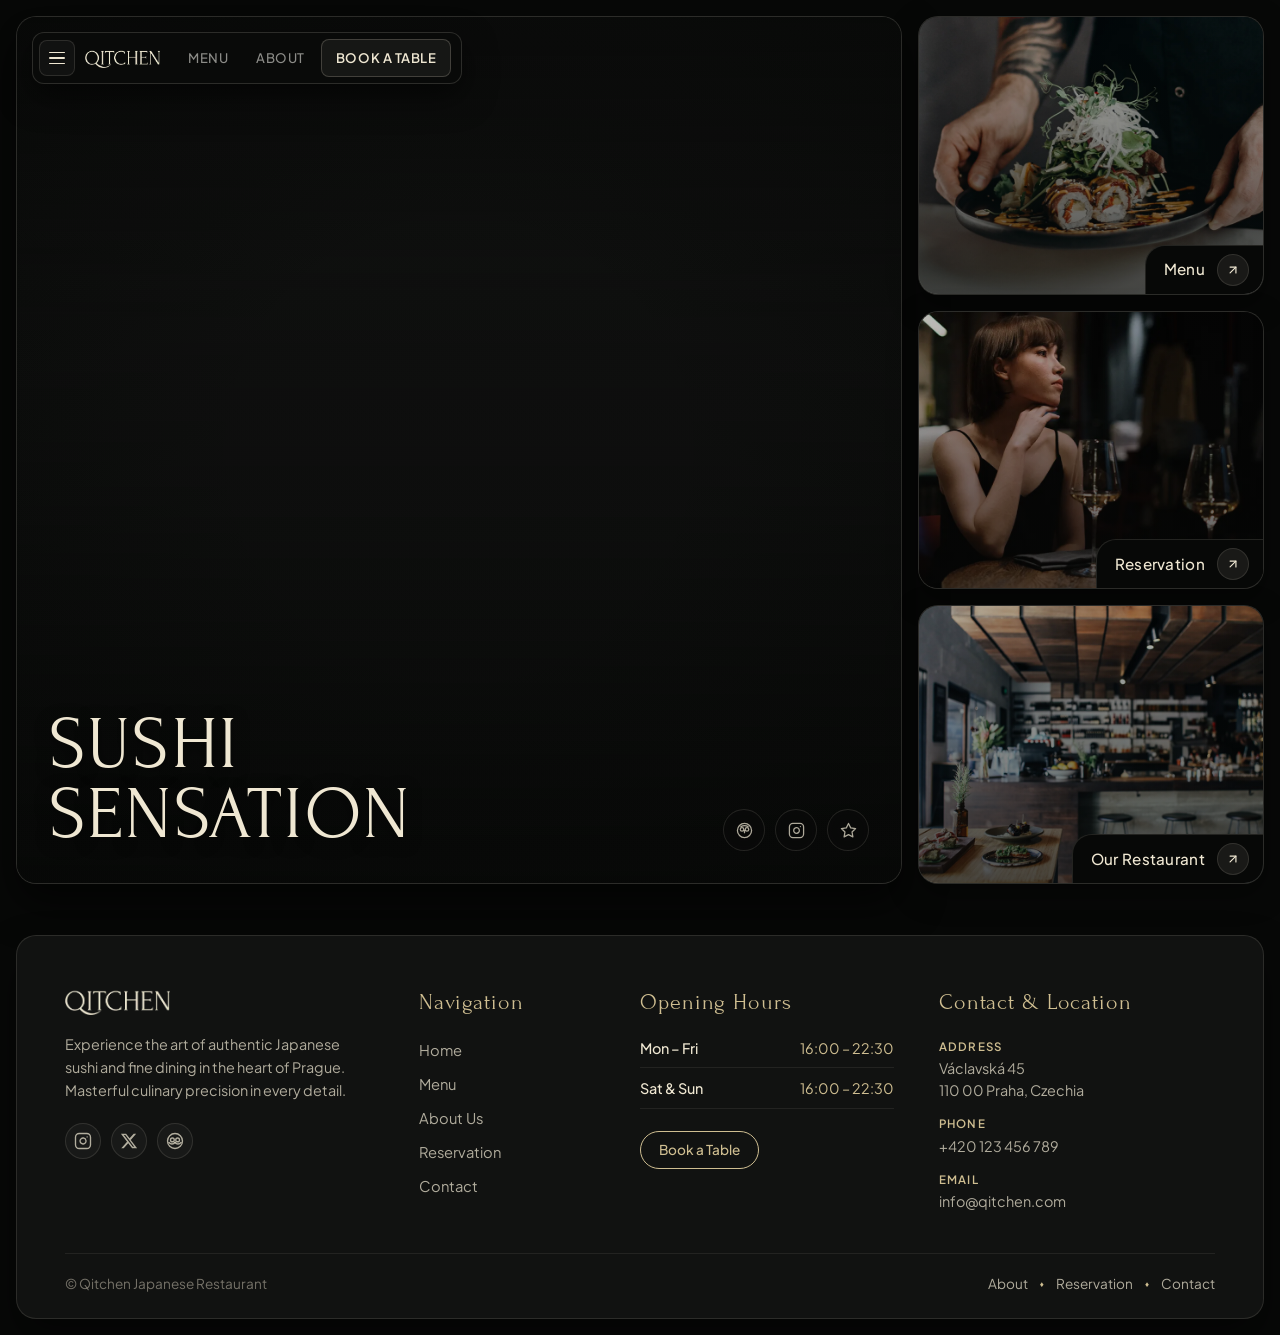
<file: index.html>
<!DOCTYPE html>
<html lang="en">
<head>
  <meta charset="UTF-8">
  <meta name="viewport" content="width=device-width, initial-scale=1.0">
  <title>Qitchen — Japanese Restaurant</title>
  <meta name="description" content="Experience refined Japanese gastronomy at Qitchen. Artisanal sushi, authentic flavors, and contemporary elegance.">
  
  <!-- Favicon -->
  <link rel="icon" href="https://framerusercontent.com/images/SQZDQj2gDkUmN9upKjykPnd1NM.png">

  <!-- Google Fonts: Forum & Plus Jakarta Sans -->
  <link rel="preconnect" href="https://fonts.googleapis.com">
  <link rel="preconnect" href="https://fonts.gstatic.com" crossorigin>
  <link href="https://fonts.googleapis.com/css2?family=Forum&family=Plus+Jakarta+Sans:wght@300;400;500;600&display=swap" rel="stylesheet">
  
  <link rel="stylesheet" href="style.css">
</head>
<body class="home-page-body">
  <!-- Pure CSS Mobile/Drawer Toggle (No JS required) -->
  <input type="checkbox" id="nav-toggle" class="nav-toggle-input" aria-hidden="true">

  <!-- Navigation Drawer Overlay (Pure CSS Activated) -->
  <div class="nav-drawer-overlay">
    <label for="nav-toggle" class="drawer-backdrop" aria-label="Close navigation overlay"></label>
    <aside class="nav-drawer" aria-label="Extended site navigation">
      <div class="drawer-header">
        <a href="index.html" class="drawer-brand">
          <img src="assets/images/logo.webp" alt="Qitchen" class="drawer-logo" width="120" height="32">
        </a>
        <label for="nav-toggle" class="drawer-close-btn" aria-label="Close navigation menu" title="Close Menu">&times;</label>
      </div>

      <div class="drawer-body">
        <div class="drawer-section">
          <span class="drawer-label">Menu</span>
          <ul class="drawer-nav-list">
            <li>
              <a href="index.html" class="drawer-nav-link active">Home</a>
            </li>
            <li>
              <a href="menu.html" class="drawer-nav-link">Menu</a>
            </li>
            <li>
              <a href="about.html" class="drawer-nav-link">About Us</a>
            </li>
            <li>
              <a href="reservation.html" class="drawer-nav-link">Reservation</a>
            </li>
            <li>
              <a href="contact.html" class="drawer-nav-link">Contact</a>
            </li>
          </ul>
        </div>

        <!-- Grid Usage: Drawer Information Cards -->
        <div class="drawer-info-grid">
          <div class="drawer-info-card">
            <h3 class="info-title">Opening Hours</h3>
            <p class="info-text">Mon – Fri: 16:00 – 22:30</p>
            <p class="info-text">Sat & Sun: 12:00 – 23:00</p>
          </div>

          <div class="drawer-info-card">
            <h3 class="info-title">Address</h3>
            <p class="info-text">Václavská 45</p>
            <p class="info-text">110 00 Praha, Czechia</p>
          </div>

          <div class="drawer-info-card">
            <h3 class="info-title">Contact</h3>
            <p class="info-text"><a href="tel:+420123456789">+420 123 456 789</a></p>
            <p class="info-text"><a href="mailto:info@qitchen.com">info@qitchen.com</a></p>
          </div>
        </div>
      </div>
    </aside>
  </div>

  <div class="page-wrapper home-page-wrapper">
    <!-- Unified Floating Island Navbar Landmark -->
    <header class="site-header">
      <div class="header-inner">
        <!-- Header Left: Menu Toggle + Brand Logo -->
        <div class="header-left">
          <label for="nav-toggle" class="nav-hamburger" aria-label="Toggle navigation menu" title="Open Menu">
            <span class="hamburger-line line-1"></span>
            <span class="hamburger-line line-2"></span>
            <span class="hamburger-line line-3"></span>
          </label>

          <a href="index.html" class="nav-brand" aria-label="Qitchen Homepage">
            <img src="assets/images/logo.webp" alt="Qitchen" class="brand-logo" width="100" height="26">
          </a>
        </div>

        <!-- Header Right: Semantic Navigation Landmark -->
        <nav class="site-nav" aria-label="Main Navigation">
          <ul class="nav-list">
            <li class="nav-item">
              <a href="menu.html" class="nav-link">Menu</a>
            </li>
            <li class="nav-item">
              <a href="about.html" class="nav-link">About</a>
            </li>
            <li class="nav-item">
              <a href="reservation.html" class="nav-btn-book">Book a Table</a>
            </li>
          </ul>
        </nav>
      </div>
    </header>

    <!-- Main Content Landmark (Single Screen Bento Grid - No Scroll on Desktop) -->
    <main id="main-content" class="home-main">
      
      <!-- Home Bento Grid Section -->
      <section class="home-bento-section" aria-label="Hero and Highlights">
        <div class="bento-container">
          
          <!-- Left Column: Hero Video Card -->
          <div class="bento-hero-card">
            <!-- Full-bleed Background Video -->
            <video class="hero-video" autoplay loop muted playsinline poster="">
              <source src="assets/videos/hero-bg.mp4" type="video/mp4">
              <source src="https://framerusercontent.com/assets/KNjmnFp5kwda6KegO13wieYyI0.mp4" type="video/mp4">
              Your browser does not support the video tag.
            </video>
            
            <!-- Cinematic Vignette Overlay -->
            <div class="hero-overlay"></div>

            <!-- Hero Bottom Bar: Single H1 Landmark & Accolades -->
            <div class="hero-bottom-bar">
              <h1 class="hero-title">
                <span class="title-line">SUSHI</span>
                <span class="title-line">SENSATION</span>
              </h1>

              <!-- Accolades / Social Badges -->
              <div class="hero-badges" aria-label="Featured links and accolades">
                <a href="about.html" class="badge-icon-btn" aria-label="TripAdvisor" title="TripAdvisor">
                  <svg viewBox="0 0 24 24" fill="none" stroke="currentColor" stroke-width="1.8" stroke-linecap="round" stroke-linejoin="round">
                    <circle cx="12" cy="12" r="10"></circle>
                    <circle cx="8.5" cy="10.5" r="2.5"></circle>
                    <circle cx="15.5" cy="10.5" r="2.5"></circle>
                    <path d="M12 12v3"></path>
                    <path d="M7 6.5C8.5 5.5 10 5 12 5s3.5.5 5 1.5"></path>
                  </svg>
                </a>
                <a href="https://instagram.com" target="_blank" rel="noopener" class="badge-icon-btn" aria-label="Instagram" title="Instagram">
                  <svg viewBox="0 0 24 24" fill="none" stroke="currentColor" stroke-width="1.8" stroke-linecap="round" stroke-linejoin="round">
                    <rect x="2" y="2" width="20" height="20" rx="5" ry="5"></rect>
                    <path d="M16 11.37A4 4 0 1 1 12.63 8 4 4 0 0 1 16 11.37z"></path>
                    <line x1="17.5" y1="6.5" x2="17.51" y2="6.5"></line>
                  </svg>
                </a>
                <a href="about.html" class="badge-icon-btn" aria-label="Michelin Guide" title="Michelin Guide">
                  <svg viewBox="0 0 24 24" fill="none" stroke="currentColor" stroke-width="1.8" stroke-linecap="round" stroke-linejoin="round">
                    <polygon points="12 2 15.09 8.26 22 9.27 17 14.14 18.18 21.02 12 17.77 5.82 21.02 7 14.14 2 9.27 8.91 8.26 12 2"></polygon>
                  </svg>
                </a>
              </div>
            </div>
          </div>

          <!-- Right Column: 3 Bento Cards Linking to Dedicated Pages -->
          <div class="bento-side-cards">
            
            <!-- Bento Card 1: Menu Page Link -->
            <a href="menu.html" class="bento-card" aria-label="Explore Menu">
              <div class="bento-card-media">
                <img src="assets/images/bento/menu-card.webp" alt="Menu" class="bento-card-img" width="800" height="600">
                <div class="bento-card-gradient"></div>
              </div>
              <div class="bento-card-footer">
                <span class="bento-card-title">Menu</span>
                <span class="bento-arrow-btn" aria-hidden="true">
                  <svg viewBox="0 0 24 24" fill="none" stroke="currentColor" stroke-width="2" stroke-linecap="round" stroke-linejoin="round">
                    <line x1="7" y1="17" x2="17" y2="7"></line>
                    <polyline points="7 7 17 7 17 17"></polyline>
                  </svg>
                </span>
              </div>
            </a>

            <!-- Bento Card 2: Reservation Page Link -->
            <a href="reservation.html" class="bento-card" aria-label="Book a Reservation">
              <div class="bento-card-media">
                <img src="assets/images/bento/reservation-card.webp" alt="Reservation" class="bento-card-img" width="800" height="600">
                <div class="bento-card-gradient"></div>
              </div>
              <div class="bento-card-footer">
                <span class="bento-card-title">Reservation</span>
                <span class="bento-arrow-btn" aria-hidden="true">
                  <svg viewBox="0 0 24 24" fill="none" stroke="currentColor" stroke-width="2" stroke-linecap="round" stroke-linejoin="round">
                    <line x1="7" y1="17" x2="17" y2="7"></line>
                    <polyline points="7 7 17 7 17 17"></polyline>
                  </svg>
                </span>
              </div>
            </a>

            <!-- Bento Card 3: About / Our Restaurant Page Link -->
            <a href="about.html" class="bento-card" aria-label="About Our Restaurant">
              <div class="bento-card-media">
                <img src="assets/images/bento/about-card.webp" alt="Our Restaurant" class="bento-card-img" width="800" height="600">
                <div class="bento-card-gradient"></div>
              </div>
              <div class="bento-card-footer">
                <span class="bento-card-title">Our Restaurant</span>
                <span class="bento-arrow-btn" aria-hidden="true">
                  <svg viewBox="0 0 24 24" fill="none" stroke="currentColor" stroke-width="2" stroke-linecap="round" stroke-linejoin="round">
                    <line x1="7" y1="17" x2="17" y2="7"></line>
                    <polyline points="7 7 17 7 17 17"></polyline>
                  </svg>
                </span>
              </div>
            </a>

          </div>

        </div>
      </section>

    </main>

    <!-- Unified Semantic Footer Landmark -->
    <footer class="site-footer" role="contentinfo">
      <div class="footer-card">
        <div class="footer-grid">
          
          <!-- Column 1: Brand, Philosophy & Socials -->
          <div class="footer-col footer-col-brand">
            <a href="index.html" class="footer-brand" aria-label="Qitchen Homepage">
              <img src="assets/images/logo.webp" alt="Qitchen" class="footer-logo" width="110" height="28">
            </a>
            <p class="footer-desc">
              Experience the art of authentic Japanese sushi and fine dining in the heart of Prague. Masterful culinary precision in every detail.
            </p>
            <div class="footer-social-list" aria-label="Social media links">
              <a href="https://instagram.com" target="_blank" rel="noopener noreferrer" class="footer-social-icon" aria-label="Instagram" title="Instagram">
                <svg viewBox="0 0 24 24" width="18" height="18" fill="none" stroke="currentColor" stroke-width="1.8" stroke-linecap="round" stroke-linejoin="round">
                  <rect x="2" y="2" width="20" height="20" rx="5" ry="5"></rect>
                  <path d="M16 11.37A4 4 0 1 1 12.63 8 4 4 0 0 1 16 11.37z"></path>
                  <line x1="17.5" y1="6.5" x2="17.51" y2="6.5"></line>
                </svg>
              </a>
              <a href="https://x.com" target="_blank" rel="noopener noreferrer" class="footer-social-icon" aria-label="X (Twitter)" title="X">
                <svg viewBox="0 0 24 24" width="18" height="18" fill="currentColor">
                  <path d="M18.244 2.25h3.308l-7.227 8.26 8.502 11.24H16.17l-5.214-6.817L4.99 21.75H1.68l7.73-8.835L1.254 2.25H8.08l4.713 6.231zm-1.161 17.52h1.833L7.084 4.126H5.117z"/>
                </svg>
              </a>
              <a href="https://tripadvisor.com" target="_blank" rel="noopener noreferrer" class="footer-social-icon" aria-label="TripAdvisor" title="TripAdvisor">
                <svg viewBox="0 0 24 24" width="18" height="18" fill="none" stroke="currentColor" stroke-width="1.8" stroke-linecap="round" stroke-linejoin="round">
                  <circle cx="12" cy="12" r="10"></circle>
                  <circle cx="8.5" cy="10.5" r="2.5"></circle>
                  <circle cx="15.5" cy="10.5" r="2.5"></circle>
                  <path d="M12 14c-1.5 2-4 2-4 2s-2.5 0-4-2"></path>
                  <path d="M12 14c1.5 2 4 2 4 2s2.5 0 4-2"></path>
                </svg>
              </a>
            </div>
          </div>

          <!-- Column 2: Navigation Links -->
          <div class="footer-col footer-col-links">
            <h4 class="footer-col-title">Navigation</h4>
            <ul class="footer-links-list">
              <li><a href="index.html" class="footer-nav-link">Home</a></li>
              <li><a href="menu.html" class="footer-nav-link">Menu</a></li>
              <li><a href="about.html" class="footer-nav-link">About Us</a></li>
              <li><a href="reservation.html" class="footer-nav-link">Reservation</a></li>
              <li><a href="contact.html" class="footer-nav-link">Contact</a></li>
            </ul>
          </div>

          <!-- Column 3: Opening Hours -->
          <div class="footer-col footer-col-hours">
            <h4 class="footer-col-title">Opening Hours</h4>
            <div class="footer-schedule">
              <div class="schedule-item">
                <span class="schedule-day">Mon – Fri</span>
                <span class="schedule-time">16:00 – 22:30</span>
              </div>
              <div class="schedule-item">
                <span class="schedule-day">Sat & Sun</span>
                <span class="schedule-time">16:00 – 22:30</span>
              </div>
            </div>
            <a href="reservation.html" class="footer-cta-btn">Book a Table</a>
          </div>

          <!-- Column 4: Contact & Location -->
          <div class="footer-col footer-col-contact">
            <h4 class="footer-col-title">Contact & Location</h4>
            <div class="footer-contact-info">
              <div class="contact-entry">
                <span class="contact-label">Address</span>
                <p class="contact-val">Václavská 45<br>110 00 Praha, Czechia</p>
              </div>
              <div class="contact-entry">
                <span class="contact-label">Phone</span>
                <p class="contact-val"><a href="tel:+420123456789">+420 123 456 789</a></p>
              </div>
              <div class="contact-entry">
                <span class="contact-label">Email</span>
                <p class="contact-val"><a href="mailto:info@qitchen.com">info@qitchen.com</a></p>
              </div>
            </div>
          </div>

        </div>

        <!-- Footer Bottom Bar -->
        <div class="footer-bottom-bar">
          <p class="footer-copy">© Qitchen Japanese Restaurant</p>
          <div class="footer-bottom-nav">
            <a href="about.html" class="footer-bottom-link">About</a>
            <span class="footer-sep">♦</span>
            <a href="reservation.html" class="footer-bottom-link">Reservation</a>
            <span class="footer-sep">♦</span>
            <a href="contact.html" class="footer-bottom-link">Contact</a>
          </div>
        </div>

      </div>
    </footer>
  </div>
</body>
</html>
</file>
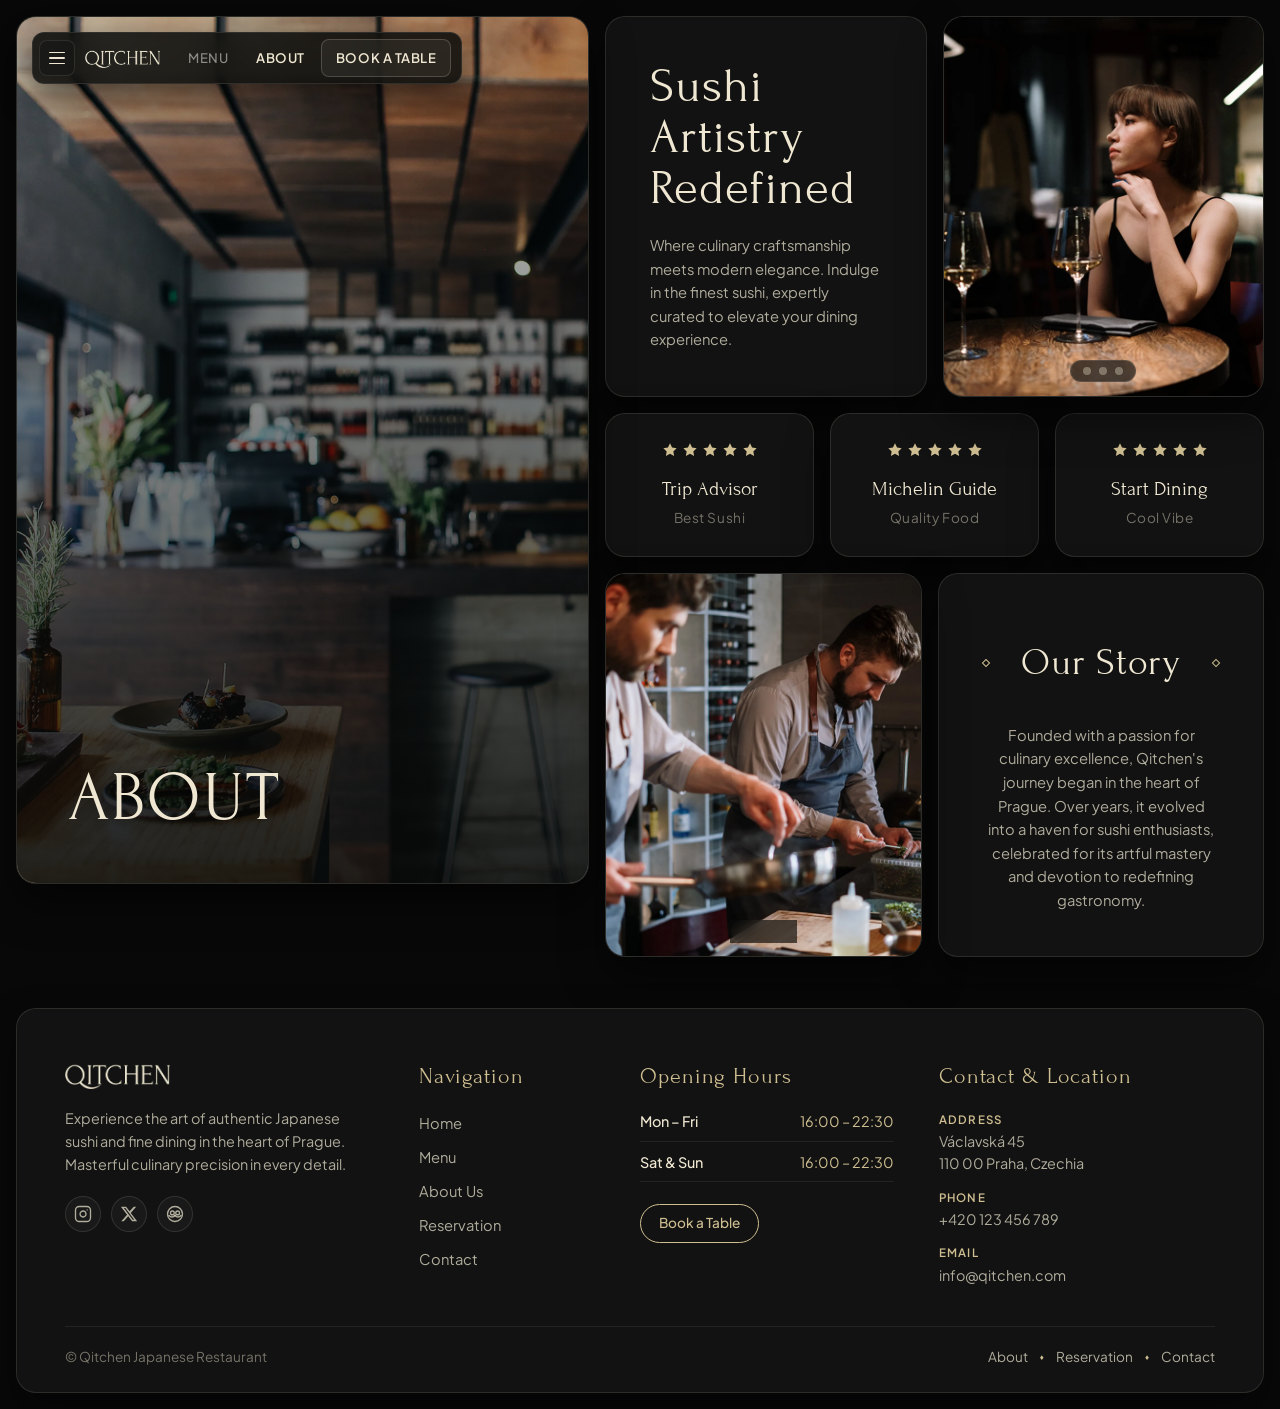
<file: about.html>
<!DOCTYPE html>
<html lang="en">
<head>
  <meta charset="UTF-8">
  <meta name="viewport" content="width=device-width, initial-scale=1.0">
  <title>About Us — Qitchen Japanese Restaurant</title>
  <meta name="description" content="Discover the story of Qitchen. Masterful culinary artistry, authentic Japanese traditions, and modern gastronomy in the heart of Prague.">
  
  <!-- Favicon -->
  <link rel="icon" href="https://framerusercontent.com/images/SQZDQj2gDkUmN9upKjykPnd1NM.png">

  <!-- Google Fonts: Forum & Plus Jakarta Sans -->
  <link rel="preconnect" href="https://fonts.googleapis.com">
  <link rel="preconnect" href="https://fonts.gstatic.com" crossorigin>
  <link href="https://fonts.googleapis.com/css2?family=Forum&family=Plus+Jakarta+Sans:wght@300;400;500;600&display=swap" rel="stylesheet">
  
  <link rel="stylesheet" href="style.css">
</head>
<body class="inner-page-body">
  <!-- Pure CSS Mobile/Drawer Toggle (No JS required) -->
  <input type="checkbox" id="nav-toggle" class="nav-toggle-input" aria-hidden="true">

  <!-- Navigation Drawer Overlay (Pure CSS Activated) -->
  <div class="nav-drawer-overlay">
    <label for="nav-toggle" class="drawer-backdrop" aria-label="Close navigation overlay"></label>
    <aside class="nav-drawer" aria-label="Extended site navigation">
      <div class="drawer-header">
        <a href="index.html" class="drawer-brand">
          <img src="assets/images/logo.webp" alt="Qitchen" class="drawer-logo" width="120" height="32">
        </a>
        <label for="nav-toggle" class="drawer-close-btn" aria-label="Close navigation menu" title="Close Menu">&times;</label>
      </div>

      <div class="drawer-body">
        <div class="drawer-section">
          <span class="drawer-label">Navigation</span>
          <ul class="drawer-nav-list">
            <li>
              <a href="index.html" class="drawer-nav-link">Home</a>
            </li>
            <li>
              <a href="menu.html" class="drawer-nav-link">Menu</a>
            </li>
            <li>
              <a href="about.html" class="drawer-nav-link active">About Us</a>
            </li>
            <li>
              <a href="reservation.html" class="drawer-nav-link">Reservation</a>
            </li>
            <li>
              <a href="contact.html" class="drawer-nav-link">Contact</a>
            </li>
          </ul>
        </div>

        <!-- Grid Usage: Drawer Information Cards -->
        <div class="drawer-info-grid">
          <div class="drawer-info-card">
            <h3 class="info-title">Opening Hours</h3>
            <p class="info-text">Mon – Fri: 16:00 – 22:30</p>
            <p class="info-text">Sat & Sun: 12:00 – 23:00</p>
          </div>

          <div class="drawer-info-card">
            <h3 class="info-title">Address</h3>
            <p class="info-text">Václavská 45</p>
            <p class="info-text">110 00 Praha, Czechia</p>
          </div>

          <div class="drawer-info-card">
            <h3 class="info-title">Contact</h3>
            <p class="info-text"><a href="tel:+420123456789">+420 123 456 789</a></p>
            <p class="info-text"><a href="mailto:info@qitchen.com">info@qitchen.com</a></p>
          </div>
        </div>
      </div>
    </aside>
  </div>

  <div class="page-wrapper inner-page-wrapper">
    <!-- Unified Floating Island Navbar Landmark (Identical size and position) -->
    <header class="site-header">
      <div class="header-inner">
        <!-- Header Left: Menu Toggle + Brand Logo -->
        <div class="header-left">
          <label for="nav-toggle" class="nav-hamburger" aria-label="Toggle navigation menu" title="Open Menu">
            <span class="hamburger-line line-1"></span>
            <span class="hamburger-line line-2"></span>
            <span class="hamburger-line line-3"></span>
          </label>

          <a href="index.html" class="nav-brand" aria-label="Qitchen Homepage">
            <img src="assets/images/logo.webp" alt="Qitchen" class="brand-logo" width="100" height="26">
          </a>
        </div>

        <!-- Header Right: Semantic Navigation Landmark -->
        <nav class="site-nav" aria-label="Main Navigation">
          <ul class="nav-list">
            <li class="nav-item">
              <a href="menu.html" class="nav-link">Menu</a>
            </li>
            <li class="nav-item">
              <a href="about.html" class="nav-link active">About</a>
            </li>
            <li class="nav-item">
              <a href="reservation.html" class="nav-btn-book">Book a Table</a>
            </li>
          </ul>
        </nav>
      </div>
    </header>

    <!-- Main Content Landmark -->
    <main id="main-content">
      <section class="about-section" aria-label="About Qitchen">
        <div class="about-split-layout">
          
          <!-- Left Column: Sticky Hero Card with Single H1 Landmark -->
          <div class="about-hero-card">
            <img 
              src="assets/images/about/about-hero.webp" 
              alt="About Qitchen Japanese Restaurant" 
              class="about-hero-img" 
              width="2000" 
              height="2400"
            >
            <div class="about-hero-overlay"></div>
            <div class="about-hero-content">
              <!-- Single H1 Landmark for the About Page -->
              <h1 class="about-hero-title">About</h1>
            </div>
          </div>

          <!-- Right Column: Content Column -->
          <div class="about-content-column">
            
            <!-- Block A: Artistry Card + Gallery Showcase Carousel -->
            <div class="about-block-row">
              <article class="about-text-card">
                <h2 class="about-section-heading">Sushi Artistry <br>Redefined</h2>
                <p class="about-text-desc">Where culinary craftsmanship meets modern elegance. Indulge in the finest sushi, expertly curated to elevate your dining experience.</p>
              </article>

              <div class="about-carousel-showcase">
                <div class="carousel-container" id="carousel-gallery">
                  <div class="carousel-track">
                    <div class="carousel-slide" id="slide-g1">
                      <img src="assets/images/about/about-gallery-1.webp" alt="Sushi Craftsmanship" class="carousel-img" loading="lazy">
                    </div>
                    <div class="carousel-slide" id="slide-g2">
                      <img src="assets/images/about/about-gallery-2.webp" alt="Fresh Sushi Selection" class="carousel-img" loading="lazy">
                    </div>
                    <div class="carousel-slide" id="slide-g3">
                      <img src="assets/images/about/about-gallery-3.webp" alt="Artful Dining Experience" class="carousel-img" loading="lazy">
                    </div>
                  </div>
                  <div class="carousel-nav" aria-label="Gallery pagination">
                    <a href="#slide-g1" class="carousel-dot" aria-label="Gallery image 1"></a>
                    <a href="#slide-g2" class="carousel-dot" aria-label="Gallery image 2"></a>
                    <a href="#slide-g3" class="carousel-dot" aria-label="Gallery image 3"></a>
                  </div>
                </div>
              </div>
            </div>

            <!-- Block B: Real CSS Grid: 3 Awards & Accolades Cards -->
            <div class="about-awards-grid">
              <article class="award-card">
                <div class="award-stars" aria-label="5 stars rating">
                  <svg class="star-icon" viewBox="0 0 24 24"><path d="M12 2l3.09 6.26L22 9.27l-5 4.87 1.18 6.88L12 17.77l-6.18 3.25L7 14.14 2 9.27l6.91-1.01L12 2z"/></svg>
                  <svg class="star-icon" viewBox="0 0 24 24"><path d="M12 2l3.09 6.26L22 9.27l-5 4.87 1.18 6.88L12 17.77l-6.18 3.25L7 14.14 2 9.27l6.91-1.01L12 2z"/></svg>
                  <svg class="star-icon" viewBox="0 0 24 24"><path d="M12 2l3.09 6.26L22 9.27l-5 4.87 1.18 6.88L12 17.77l-6.18 3.25L7 14.14 2 9.27l6.91-1.01L12 2z"/></svg>
                  <svg class="star-icon" viewBox="0 0 24 24"><path d="M12 2l3.09 6.26L22 9.27l-5 4.87 1.18 6.88L12 17.77l-6.18 3.25L7 14.14 2 9.27l6.91-1.01L12 2z"/></svg>
                  <svg class="star-icon" viewBox="0 0 24 24"><path d="M12 2l3.09 6.26L22 9.27l-5 4.87 1.18 6.88L12 17.77l-6.18 3.25L7 14.14 2 9.27l6.91-1.01L12 2z"/></svg>
                </div>
                <div class="award-text">
                  <h3 class="award-title">Trip Advisor</h3>
                  <p class="award-subtitle">Best Sushi</p>
                </div>
              </article>

              <article class="award-card">
                <div class="award-stars" aria-label="5 stars rating">
                  <svg class="star-icon" viewBox="0 0 24 24"><path d="M12 2l3.09 6.26L22 9.27l-5 4.87 1.18 6.88L12 17.77l-6.18 3.25L7 14.14 2 9.27l6.91-1.01L12 2z"/></svg>
                  <svg class="star-icon" viewBox="0 0 24 24"><path d="M12 2l3.09 6.26L22 9.27l-5 4.87 1.18 6.88L12 17.77l-6.18 3.25L7 14.14 2 9.27l6.91-1.01L12 2z"/></svg>
                  <svg class="star-icon" viewBox="0 0 24 24"><path d="M12 2l3.09 6.26L22 9.27l-5 4.87 1.18 6.88L12 17.77l-6.18 3.25L7 14.14 2 9.27l6.91-1.01L12 2z"/></svg>
                  <svg class="star-icon" viewBox="0 0 24 24"><path d="M12 2l3.09 6.26L22 9.27l-5 4.87 1.18 6.88L12 17.77l-6.18 3.25L7 14.14 2 9.27l6.91-1.01L12 2z"/></svg>
                  <svg class="star-icon" viewBox="0 0 24 24"><path d="M12 2l3.09 6.26L22 9.27l-5 4.87 1.18 6.88L12 17.77l-6.18 3.25L7 14.14 2 9.27l6.91-1.01L12 2z"/></svg>
                </div>
                <div class="award-text">
                  <h3 class="award-title">Michelin Guide</h3>
                  <p class="award-subtitle">Quality Food</p>
                </div>
              </article>

              <article class="award-card">
                <div class="award-stars" aria-label="5 stars rating">
                  <svg class="star-icon" viewBox="0 0 24 24"><path d="M12 2l3.09 6.26L22 9.27l-5 4.87 1.18 6.88L12 17.77l-6.18 3.25L7 14.14 2 9.27l6.91-1.01L12 2z"/></svg>
                  <svg class="star-icon" viewBox="0 0 24 24"><path d="M12 2l3.09 6.26L22 9.27l-5 4.87 1.18 6.88L12 17.77l-6.18 3.25L7 14.14 2 9.27l6.91-1.01L12 2z"/></svg>
                  <svg class="star-icon" viewBox="0 0 24 24"><path d="M12 2l3.09 6.26L22 9.27l-5 4.87 1.18 6.88L12 17.77l-6.18 3.25L7 14.14 2 9.27l6.91-1.01L12 2z"/></svg>
                  <svg class="star-icon" viewBox="0 0 24 24"><path d="M12 2l3.09 6.26L22 9.27l-5 4.87 1.18 6.88L12 17.77l-6.18 3.25L7 14.14 2 9.27l6.91-1.01L12 2z"/></svg>
                  <svg class="star-icon" viewBox="0 0 24 24"><path d="M12 2l3.09 6.26L22 9.27l-5 4.87 1.18 6.88L12 17.77l-6.18 3.25L7 14.14 2 9.27l6.91-1.01L12 2z"/></svg>
                </div>
                <div class="award-text">
                  <h3 class="award-title">Start Dining</h3>
                  <p class="award-subtitle">Cool Vibe</p>
                </div>
              </article>
            </div>

            <!-- Block C: Story Showcase Carousel + Our Story Card -->
            <div class="about-block-row">
              <div class="about-carousel-showcase">
                <div class="carousel-container" id="carousel-story">
                  <div class="carousel-track">
                    <div class="carousel-slide" id="slide-s1">
                      <img src="assets/images/about/about-story-1.webp" alt="Culinary Passion" class="carousel-img" loading="lazy">
                    </div>
                    <div class="carousel-slide" id="slide-s2">
                      <img src="assets/images/about/about-story-2.webp" alt="Traditional Preparation" class="carousel-img" loading="lazy">
                    </div>
                    <div class="carousel-slide" id="slide-s3">
                      <img src="assets/images/about/about-story-3.webp" alt="Gourmet Dining" class="carousel-img" loading="lazy">
                    </div>
                  </div>
                  <div class="carousel-nav" aria-label="Story pagination">
                    <a href="#slide-s1" class="carousel-dot" aria-label="Story image 1"></a>
                    <a href="#slide-s2" class="carousel-dot" aria-label="Story image 2"></a>
                    <a href="#slide-s3" class="carousel-dot" aria-label="Story image 3"></a>
                  </div>
                </div>
              </div>

              <article class="about-text-card about-story-text-card">
                <div class="category-header-divider">
                  <div class="divider-side divider-left">
                    <span class="ornament-diamond"></span>
                    <span class="divider-line"></span>
                  </div>
                  <h3 class="category-title">Our Story</h3>
                  <div class="divider-side divider-right">
                    <span class="divider-line"></span>
                    <span class="ornament-diamond"></span>
                  </div>
                </div>
                <p class="about-text-desc about-story-desc">Founded with a passion for culinary excellence, Qitchen's journey began in the heart of Prague. Over years, it evolved into a haven for sushi enthusiasts, celebrated for its artful mastery and devotion to redefining gastronomy.</p>
              </article>
            </div>

          </div>
        </div>
      </section>
    </main>

    <!-- Unified Semantic Footer Landmark -->
    <footer class="site-footer" role="contentinfo">
      <div class="footer-card">
        <div class="footer-grid">
          
          <!-- Column 1: Brand, Philosophy & Socials -->
          <div class="footer-col footer-col-brand">
            <a href="index.html" class="footer-brand" aria-label="Qitchen Homepage">
              <img src="assets/images/logo.webp" alt="Qitchen" class="footer-logo" width="110" height="28">
            </a>
            <p class="footer-desc">
              Experience the art of authentic Japanese sushi and fine dining in the heart of Prague. Masterful culinary precision in every detail.
            </p>
            <div class="footer-social-list" aria-label="Social media links">
              <a href="https://instagram.com" target="_blank" rel="noopener noreferrer" class="footer-social-icon" aria-label="Instagram" title="Instagram">
                <svg viewBox="0 0 24 24" width="18" height="18" fill="none" stroke="currentColor" stroke-width="1.8" stroke-linecap="round" stroke-linejoin="round">
                  <rect x="2" y="2" width="20" height="20" rx="5" ry="5"></rect>
                  <path d="M16 11.37A4 4 0 1 1 12.63 8 4 4 0 0 1 16 11.37z"></path>
                  <line x1="17.5" y1="6.5" x2="17.51" y2="6.5"></line>
                </svg>
              </a>
              <a href="https://x.com" target="_blank" rel="noopener noreferrer" class="footer-social-icon" aria-label="X (Twitter)" title="X">
                <svg viewBox="0 0 24 24" width="18" height="18" fill="currentColor">
                  <path d="M18.244 2.25h3.308l-7.227 8.26 8.502 11.24H16.17l-5.214-6.817L4.99 21.75H1.68l7.73-8.835L1.254 2.25H8.08l4.713 6.231zm-1.161 17.52h1.833L7.084 4.126H5.117z"/>
                </svg>
              </a>
              <a href="https://tripadvisor.com" target="_blank" rel="noopener noreferrer" class="footer-social-icon" aria-label="TripAdvisor" title="TripAdvisor">
                <svg viewBox="0 0 24 24" width="18" height="18" fill="none" stroke="currentColor" stroke-width="1.8" stroke-linecap="round" stroke-linejoin="round">
                  <circle cx="12" cy="12" r="10"></circle>
                  <circle cx="8.5" cy="10.5" r="2.5"></circle>
                  <circle cx="15.5" cy="10.5" r="2.5"></circle>
                  <path d="M12 14c-1.5 2-4 2-4 2s-2.5 0-4-2"></path>
                  <path d="M12 14c1.5 2 4 2 4 2s2.5 0 4-2"></path>
                </svg>
              </a>
            </div>
          </div>

          <!-- Column 2: Navigation Links -->
          <div class="footer-col footer-col-links">
            <h4 class="footer-col-title">Navigation</h4>
            <ul class="footer-links-list">
              <li><a href="index.html" class="footer-nav-link">Home</a></li>
              <li><a href="menu.html" class="footer-nav-link">Menu</a></li>
              <li><a href="about.html" class="footer-nav-link">About Us</a></li>
              <li><a href="reservation.html" class="footer-nav-link">Reservation</a></li>
              <li><a href="contact.html" class="footer-nav-link">Contact</a></li>
            </ul>
          </div>

          <!-- Column 3: Opening Hours -->
          <div class="footer-col footer-col-hours">
            <h4 class="footer-col-title">Opening Hours</h4>
            <div class="footer-schedule">
              <div class="schedule-item">
                <span class="schedule-day">Mon – Fri</span>
                <span class="schedule-time">16:00 – 22:30</span>
              </div>
              <div class="schedule-item">
                <span class="schedule-day">Sat & Sun</span>
                <span class="schedule-time">16:00 – 22:30</span>
              </div>
            </div>
            <a href="reservation.html" class="footer-cta-btn">Book a Table</a>
          </div>

          <!-- Column 4: Contact & Location -->
          <div class="footer-col footer-col-contact">
            <h4 class="footer-col-title">Contact & Location</h4>
            <div class="footer-contact-info">
              <div class="contact-entry">
                <span class="contact-label">Address</span>
                <p class="contact-val">Václavská 45<br>110 00 Praha, Czechia</p>
              </div>
              <div class="contact-entry">
                <span class="contact-label">Phone</span>
                <p class="contact-val"><a href="tel:+420123456789">+420 123 456 789</a></p>
              </div>
              <div class="contact-entry">
                <span class="contact-label">Email</span>
                <p class="contact-val"><a href="mailto:info@qitchen.com">info@qitchen.com</a></p>
              </div>
            </div>
          </div>

        </div>

        <!-- Footer Bottom Bar -->
        <div class="footer-bottom-bar">
          <p class="footer-copy">© Qitchen Japanese Restaurant</p>
          <div class="footer-bottom-nav">
            <a href="about.html" class="footer-bottom-link">About</a>
            <span class="footer-sep">♦</span>
            <a href="reservation.html" class="footer-bottom-link">Reservation</a>
            <span class="footer-sep">♦</span>
            <a href="contact.html" class="footer-bottom-link">Contact</a>
          </div>
        </div>

      </div>
    </footer>
  </div>
</body>
</html>
</file>
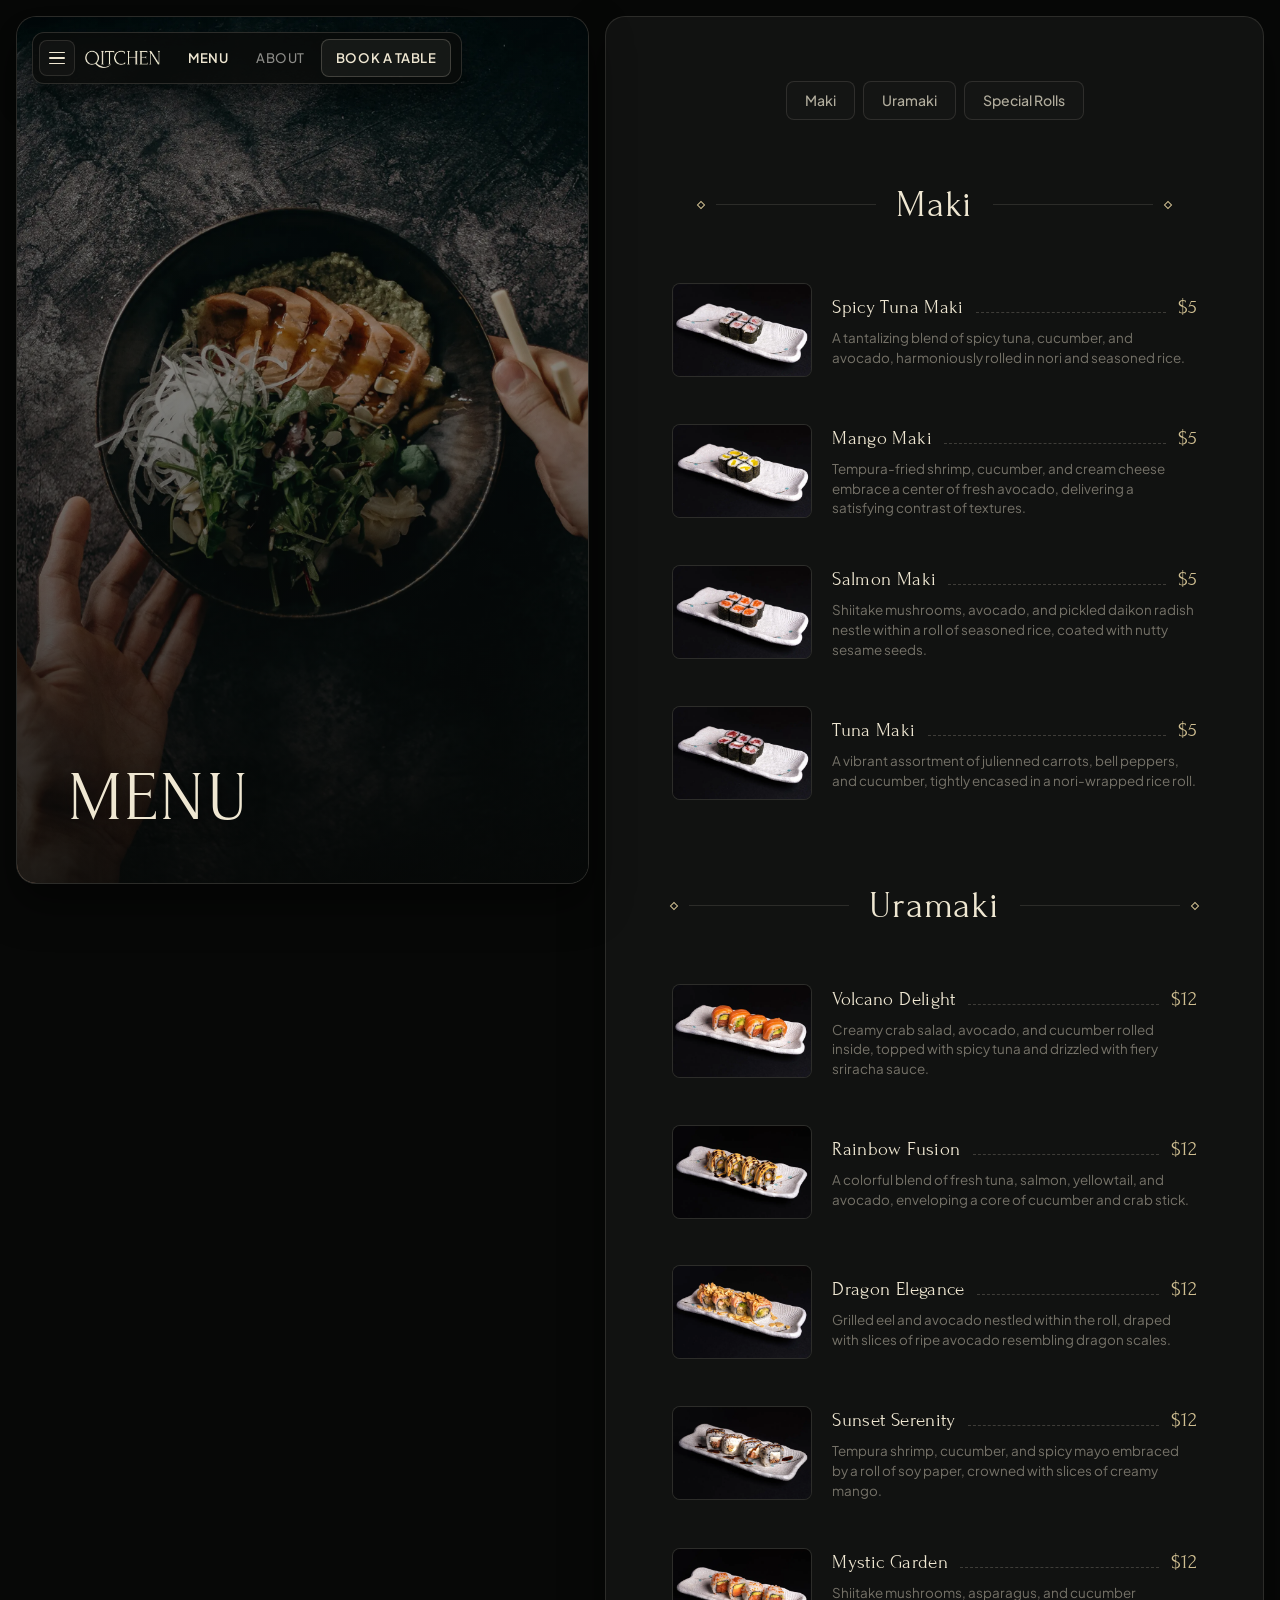
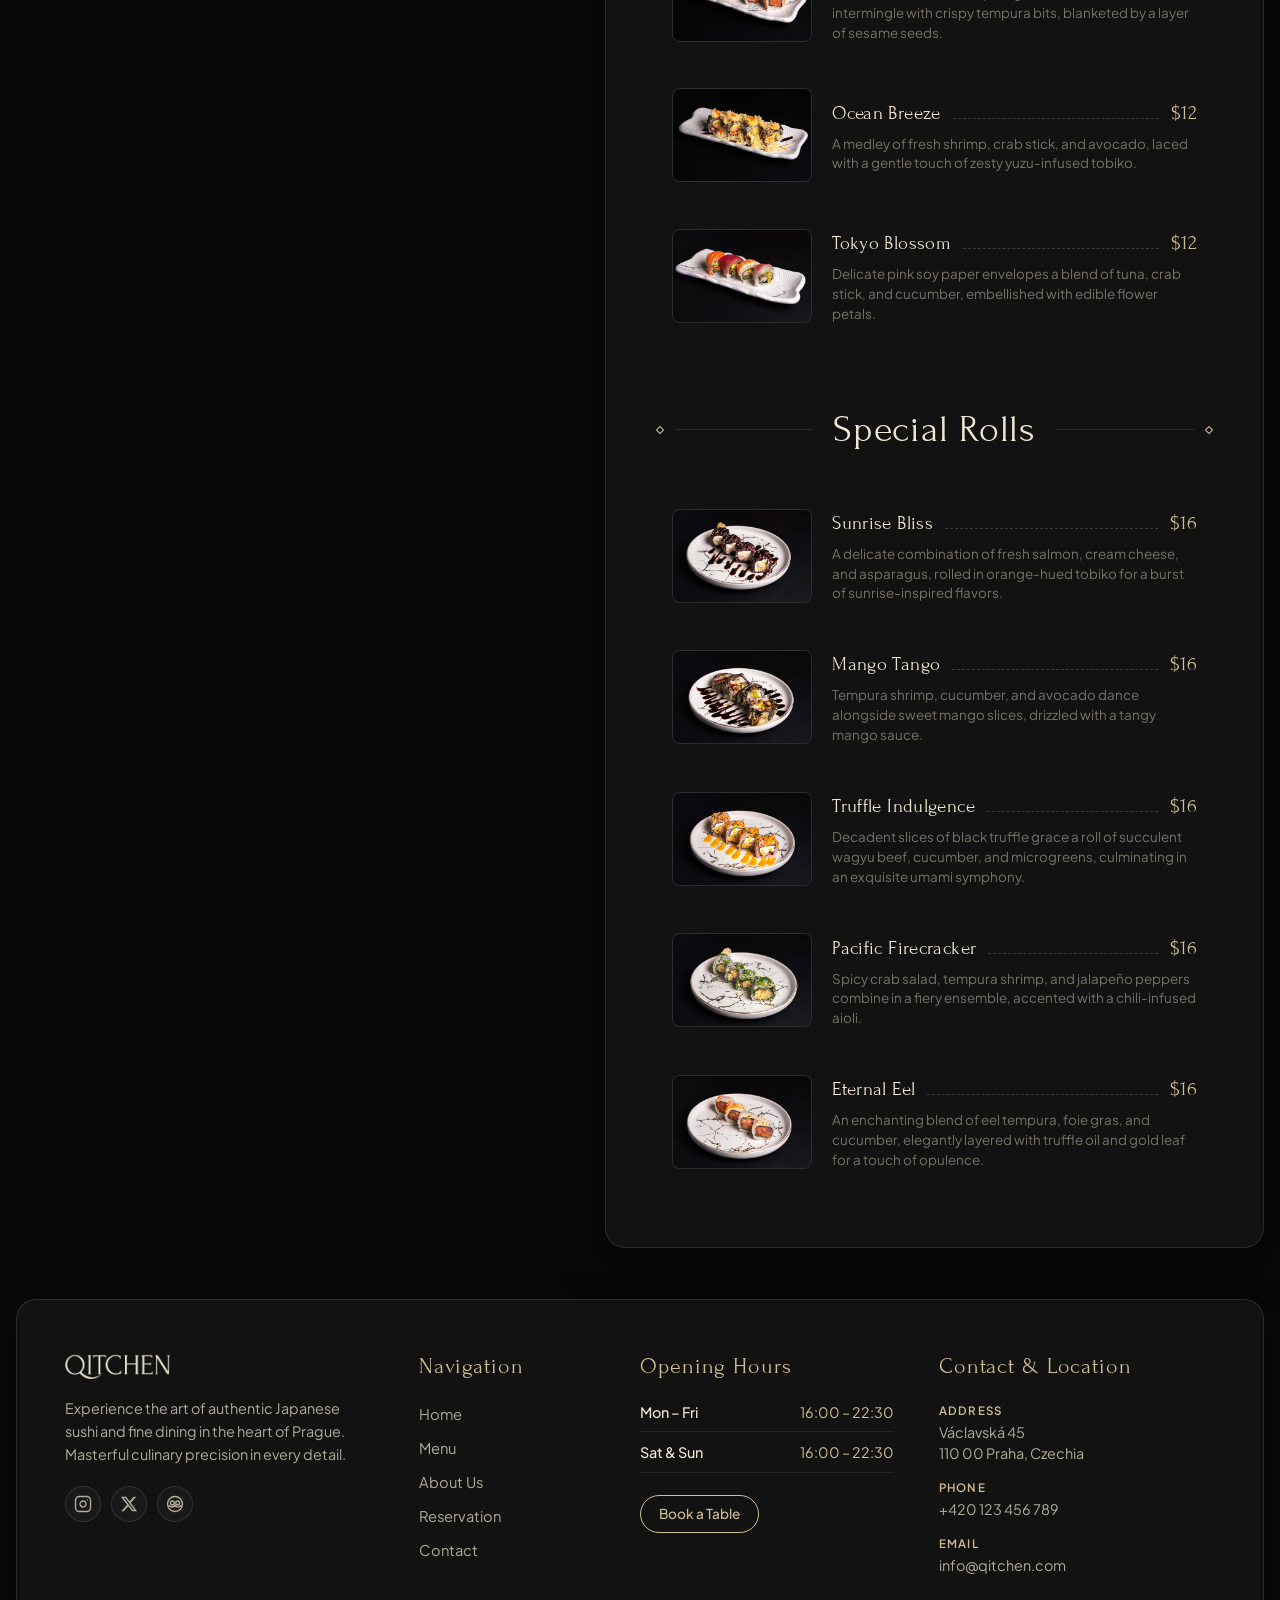
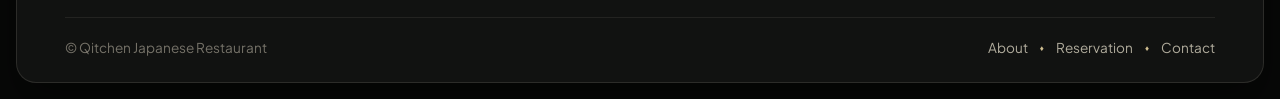
<file: menu.html>
<!DOCTYPE html>
<html lang="en">
<head>
  <meta charset="UTF-8">
  <meta name="viewport" content="width=device-width, initial-scale=1.0">
  <title>Menu — Qitchen Japanese Restaurant</title>
  <meta name="description" content="Explore our exquisite Japanese menu. Fresh maki, signature uramaki, and luxury special rolls crafted by culinary masters at Qitchen.">
  
  <!-- Favicon -->
  <link rel="icon" href="https://framerusercontent.com/images/SQZDQj2gDkUmN9upKjykPnd1NM.png">

  <!-- Google Fonts: Forum & Plus Jakarta Sans -->
  <link rel="preconnect" href="https://fonts.googleapis.com">
  <link rel="preconnect" href="https://fonts.gstatic.com" crossorigin>
  <link href="https://fonts.googleapis.com/css2?family=Forum&family=Plus+Jakarta+Sans:wght@300;400;500;600&display=swap" rel="stylesheet">
  
  <link rel="stylesheet" href="style.css">
</head>
<body class="inner-page-body">
  <!-- Pure CSS Mobile/Drawer Toggle (No JS required) -->
  <input type="checkbox" id="nav-toggle" class="nav-toggle-input" aria-hidden="true">

  <!-- Navigation Drawer Overlay (Pure CSS Activated) -->
  <div class="nav-drawer-overlay">
    <label for="nav-toggle" class="drawer-backdrop" aria-label="Close navigation overlay"></label>
    <aside class="nav-drawer" aria-label="Extended site navigation">
      <div class="drawer-header">
        <a href="index.html" class="drawer-brand">
          <img src="assets/images/logo.webp" alt="Qitchen" class="drawer-logo" width="120" height="32">
        </a>
        <label for="nav-toggle" class="drawer-close-btn" aria-label="Close navigation menu" title="Close Menu">&times;</label>
      </div>

      <div class="drawer-body">
        <div class="drawer-section">
          <span class="drawer-label">Navigation</span>
          <ul class="drawer-nav-list">
            <li>
              <a href="index.html" class="drawer-nav-link">Home</a>
            </li>
            <li>
              <a href="menu.html" class="drawer-nav-link active">Menu</a>
            </li>
            <li>
              <a href="about.html" class="drawer-nav-link">About Us</a>
            </li>
            <li>
              <a href="reservation.html" class="drawer-nav-link">Reservation</a>
            </li>
            <li>
              <a href="contact.html" class="drawer-nav-link">Contact</a>
            </li>
          </ul>
        </div>

        <!-- Grid Usage: Drawer Information Cards -->
        <div class="drawer-info-grid">
          <div class="drawer-info-card">
            <h3 class="info-title">Opening Hours</h3>
            <p class="info-text">Mon – Fri: 16:00 – 22:30</p>
            <p class="info-text">Sat & Sun: 12:00 – 23:00</p>
          </div>

          <div class="drawer-info-card">
            <h3 class="info-title">Address</h3>
            <p class="info-text">Václavská 45</p>
            <p class="info-text">110 00 Praha, Czechia</p>
          </div>

          <div class="drawer-info-card">
            <h3 class="info-title">Contact</h3>
            <p class="info-text"><a href="tel:+420123456789">+420 123 456 789</a></p>
            <p class="info-text"><a href="mailto:info@qitchen.com">info@qitchen.com</a></p>
          </div>
        </div>
      </div>
    </aside>
  </div>

  <div class="page-wrapper inner-page-wrapper">
    <!-- Unified Floating Island Navbar Landmark -->
    <header class="site-header">
      <div class="header-inner">
        <!-- Header Left: Menu Toggle + Brand Logo -->
        <div class="header-left">
          <label for="nav-toggle" class="nav-hamburger" aria-label="Toggle navigation menu" title="Open Menu">
            <span class="hamburger-line line-1"></span>
            <span class="hamburger-line line-2"></span>
            <span class="hamburger-line line-3"></span>
          </label>

          <a href="index.html" class="nav-brand" aria-label="Qitchen Homepage">
            <img src="assets/images/logo.webp" alt="Qitchen" class="brand-logo" width="100" height="26">
          </a>
        </div>

        <!-- Header Right: Semantic Navigation Landmark -->
        <nav class="site-nav" aria-label="Main Navigation">
          <ul class="nav-list">
            <li class="nav-item">
              <a href="menu.html" class="nav-link active">Menu</a>
            </li>
            <li class="nav-item">
              <a href="about.html" class="nav-link">About</a>
            </li>
            <li class="nav-item">
              <a href="reservation.html" class="nav-btn-book">Book a Table</a>
            </li>
          </ul>
        </nav>
      </div>
    </header>

    <!-- Main Content Landmark -->
    <main id="main-content">
      <section class="menu-section" aria-label="Restaurant Menu">
        <div class="menu-split-layout">
          
          <!-- Left Column: Sticky Hero Card with Single H1 Landmark -->
          <div class="menu-hero-card">
            <img 
              src="assets/images/menu-hero.webp" 
              alt="Qitchen Japanese Menu" 
              class="menu-hero-img" 
              width="2000" 
              height="2400"
            >
            <div class="menu-hero-overlay"></div>
            <div class="menu-hero-content">
              <!-- Single H1 Landmark for the Menu Page -->
              <h1 class="menu-hero-title">Menu</h1>
            </div>
          </div>

          <!-- Right Column: Menu Content Card with Filter & Dishes -->
          <div class="menu-content-card">
            
            <!-- Category Navigation Filter Tabs -->
            <nav class="menu-filter-nav" aria-label="Menu Categories">
              <a href="#menu-maki" class="menu-filter-btn">Maki</a>
              <a href="#menu-uramaki" class="menu-filter-btn">Uramaki</a>
              <a href="#menu-special" class="menu-filter-btn">Special Rolls</a>
            </nav>

            <div class="menu-categories-list">

              <!-- Category: Maki -->
              <div class="menu-category-group" id="menu-maki">
                <div class="category-header-divider">
                  <div class="divider-side divider-left">
                    <span class="ornament-diamond"></span>
                    <span class="divider-line"></span>
                  </div>
                  <h2 class="category-title">Maki</h2>
                  <div class="divider-side divider-right">
                    <span class="divider-line"></span>
                    <span class="ornament-diamond"></span>
                  </div>
                </div>

                <div class="menu-dishes-list">
                  <!-- Item 1: Spicy Tuna Maki -->
                  <article class="dish-item">
                    <div class="dish-thumb-wrap">
                      <img 
                        src="assets/images/menu/spicy-tuna-maki.webp" 
                        alt="Spicy Tuna Maki" 
                        class="dish-thumb" 
                        loading="lazy" 
                        width="150" 
                        height="100"
                      >
                    </div>
                    <div class="dish-details">
                      <div class="dish-header">
                        <h3 class="dish-name">Spicy Tuna Maki</h3>
                        <span class="dish-dots"></span>
                        <span class="dish-price">$5</span>
                      </div>
                      <p class="dish-desc">A tantalizing blend of spicy tuna, cucumber, and avocado, harmoniously rolled in nori and seasoned rice.</p>
                    </div>
                  </article>

                  <!-- Item 2: Mango Maki -->
                  <article class="dish-item">
                    <div class="dish-thumb-wrap">
                      <img 
                        src="assets/images/menu/mango-maki.webp" 
                        alt="Mango Maki" 
                        class="dish-thumb" 
                        loading="lazy" 
                        width="150" 
                        height="100"
                      >
                    </div>
                    <div class="dish-details">
                      <div class="dish-header">
                        <h3 class="dish-name">Mango Maki</h3>
                        <span class="dish-dots"></span>
                        <span class="dish-price">$5</span>
                      </div>
                      <p class="dish-desc">Tempura-fried shrimp, cucumber, and cream cheese embrace a center of fresh avocado, delivering a satisfying contrast of textures.</p>
                    </div>
                  </article>

                  <!-- Item 3: Salmon Maki -->
                  <article class="dish-item">
                    <div class="dish-thumb-wrap">
                      <img 
                        src="assets/images/menu/salmon-maki.webp" 
                        alt="Salmon Maki" 
                        class="dish-thumb" 
                        loading="lazy" 
                        width="150" 
                        height="100"
                      >
                    </div>
                    <div class="dish-details">
                      <div class="dish-header">
                        <h3 class="dish-name">Salmon Maki</h3>
                        <span class="dish-dots"></span>
                        <span class="dish-price">$5</span>
                      </div>
                      <p class="dish-desc">Shiitake mushrooms, avocado, and pickled daikon radish nestle within a roll of seasoned rice, coated with nutty sesame seeds.</p>
                    </div>
                  </article>

                  <!-- Item 4: Tuna Maki -->
                  <article class="dish-item">
                    <div class="dish-thumb-wrap">
                      <img 
                        src="assets/images/menu/tuna-maki.webp" 
                        alt="Tuna Maki" 
                        class="dish-thumb" 
                        loading="lazy" 
                        width="150" 
                        height="100"
                      >
                    </div>
                    <div class="dish-details">
                      <div class="dish-header">
                        <h3 class="dish-name">Tuna Maki</h3>
                        <span class="dish-dots"></span>
                        <span class="dish-price">$5</span>
                      </div>
                      <p class="dish-desc">A vibrant assortment of julienned carrots, bell peppers, and cucumber, tightly encased in a nori-wrapped rice roll.</p>
                    </div>
                  </article>
                </div>
              </div>

              <!-- Category: Uramaki -->
              <div class="menu-category-group" id="menu-uramaki">
                <div class="category-header-divider">
                  <div class="divider-side divider-left">
                    <span class="ornament-diamond"></span>
                    <span class="divider-line"></span>
                  </div>
                  <h2 class="category-title">Uramaki</h2>
                  <div class="divider-side divider-right">
                    <span class="divider-line"></span>
                    <span class="ornament-diamond"></span>
                  </div>
                </div>

                <div class="menu-dishes-list">
                  <!-- Item 1: Volcano Delight -->
                  <article class="dish-item">
                    <div class="dish-thumb-wrap">
                      <img 
                        src="assets/images/menu/volcano-delight.webp" 
                        alt="Volcano Delight" 
                        class="dish-thumb" 
                        loading="lazy" 
                        width="150" 
                        height="100"
                      >
                    </div>
                    <div class="dish-details">
                      <div class="dish-header">
                        <h3 class="dish-name">Volcano Delight</h3>
                        <span class="dish-dots"></span>
                        <span class="dish-price">$12</span>
                      </div>
                      <p class="dish-desc">Creamy crab salad, avocado, and cucumber rolled inside, topped with spicy tuna and drizzled with fiery sriracha sauce.</p>
                    </div>
                  </article>

                  <!-- Item 2: Rainbow Fusion -->
                  <article class="dish-item">
                    <div class="dish-thumb-wrap">
                      <img 
                        src="assets/images/menu/rainbow-fusion.webp" 
                        alt="Rainbow Fusion" 
                        class="dish-thumb" 
                        loading="lazy" 
                        width="150" 
                        height="100"
                      >
                    </div>
                    <div class="dish-details">
                      <div class="dish-header">
                        <h3 class="dish-name">Rainbow Fusion</h3>
                        <span class="dish-dots"></span>
                        <span class="dish-price">$12</span>
                      </div>
                      <p class="dish-desc">A colorful blend of fresh tuna, salmon, yellowtail, and avocado, enveloping a core of cucumber and crab stick.</p>
                    </div>
                  </article>

                  <!-- Item 3: Dragon Elegance -->
                  <article class="dish-item">
                    <div class="dish-thumb-wrap">
                      <img 
                        src="assets/images/menu/dragon-elegance.webp" 
                        alt="Dragon Elegance" 
                        class="dish-thumb" 
                        loading="lazy" 
                        width="150" 
                        height="100"
                      >
                    </div>
                    <div class="dish-details">
                      <div class="dish-header">
                        <h3 class="dish-name">Dragon Elegance</h3>
                        <span class="dish-dots"></span>
                        <span class="dish-price">$12</span>
                      </div>
                      <p class="dish-desc">Grilled eel and avocado nestled within the roll, draped with slices of ripe avocado resembling dragon scales.</p>
                    </div>
                  </article>

                  <!-- Item 4: Sunset Serenity -->
                  <article class="dish-item">
                    <div class="dish-thumb-wrap">
                      <img 
                        src="assets/images/menu/sunset-serenity.webp" 
                        alt="Sunset Serenity" 
                        class="dish-thumb" 
                        loading="lazy" 
                        width="150" 
                        height="100"
                      >
                    </div>
                    <div class="dish-details">
                      <div class="dish-header">
                        <h3 class="dish-name">Sunset Serenity</h3>
                        <span class="dish-dots"></span>
                        <span class="dish-price">$12</span>
                      </div>
                      <p class="dish-desc">Tempura shrimp, cucumber, and spicy mayo embraced by a roll of soy paper, crowned with slices of creamy mango.</p>
                    </div>
                  </article>

                  <!-- Item 5: Mystic Garden -->
                  <article class="dish-item">
                    <div class="dish-thumb-wrap">
                      <img 
                        src="assets/images/menu/mystic-garden.webp" 
                        alt="Mystic Garden" 
                        class="dish-thumb" 
                        loading="lazy" 
                        width="150" 
                        height="100"
                      >
                    </div>
                    <div class="dish-details">
                      <div class="dish-header">
                        <h3 class="dish-name">Mystic Garden</h3>
                        <span class="dish-dots"></span>
                        <span class="dish-price">$12</span>
                      </div>
                      <p class="dish-desc">Shiitake mushrooms, asparagus, and cucumber intermingle with crispy tempura bits, blanketed by a layer of sesame seeds.</p>
                    </div>
                  </article>

                  <!-- Item 6: Ocean Breeze -->
                  <article class="dish-item">
                    <div class="dish-thumb-wrap">
                      <img 
                        src="assets/images/menu/ocean-breeze.webp" 
                        alt="Ocean Breeze" 
                        class="dish-thumb" 
                        loading="lazy" 
                        width="150" 
                        height="100"
                      >
                    </div>
                    <div class="dish-details">
                      <div class="dish-header">
                        <h3 class="dish-name">Ocean Breeze</h3>
                        <span class="dish-dots"></span>
                        <span class="dish-price">$12</span>
                      </div>
                      <p class="dish-desc">A medley of fresh shrimp, crab stick, and avocado, laced with a gentle touch of zesty yuzu-infused tobiko.</p>
                    </div>
                  </article>

                  <!-- Item 7: Tokyo Blossom -->
                  <article class="dish-item">
                    <div class="dish-thumb-wrap">
                      <img 
                        src="assets/images/menu/tokyo-blossom.webp" 
                        alt="Tokyo Blossom" 
                        class="dish-thumb" 
                        loading="lazy" 
                        width="150" 
                        height="100"
                      >
                    </div>
                    <div class="dish-details">
                      <div class="dish-header">
                        <h3 class="dish-name">Tokyo Blossom</h3>
                        <span class="dish-dots"></span>
                        <span class="dish-price">$12</span>
                      </div>
                      <p class="dish-desc">Delicate pink soy paper envelopes a blend of tuna, crab stick, and cucumber, embellished with edible flower petals.</p>
                    </div>
                  </article>
                </div>
              </div>

              <!-- Category: Special Rolls -->
              <div class="menu-category-group" id="menu-special">
                <div class="category-header-divider">
                  <div class="divider-side divider-left">
                    <span class="ornament-diamond"></span>
                    <span class="divider-line"></span>
                  </div>
                  <h2 class="category-title">Special Rolls</h2>
                  <div class="divider-side divider-right">
                    <span class="divider-line"></span>
                    <span class="ornament-diamond"></span>
                  </div>
                </div>

                <div class="menu-dishes-list">
                  <!-- Item 1: Sunrise Bliss -->
                  <article class="dish-item">
                    <div class="dish-thumb-wrap">
                      <img 
                        src="assets/images/menu/sunrise-bliss.webp" 
                        alt="Sunrise Bliss" 
                        class="dish-thumb" 
                        loading="lazy" 
                        width="150" 
                        height="100"
                      >
                    </div>
                    <div class="dish-details">
                      <div class="dish-header">
                        <h3 class="dish-name">Sunrise Bliss</h3>
                        <span class="dish-dots"></span>
                        <span class="dish-price">$16</span>
                      </div>
                      <p class="dish-desc">A delicate combination of fresh salmon, cream cheese, and asparagus, rolled in orange-hued tobiko for a burst of sunrise-inspired flavors.</p>
                    </div>
                  </article>

                  <!-- Item 2: Mango Tango -->
                  <article class="dish-item">
                    <div class="dish-thumb-wrap">
                      <img 
                        src="assets/images/menu/mango-tango.webp" 
                        alt="Mango Tango" 
                        class="dish-thumb" 
                        loading="lazy" 
                        width="150" 
                        height="100"
                      >
                    </div>
                    <div class="dish-details">
                      <div class="dish-header">
                        <h3 class="dish-name">Mango Tango</h3>
                        <span class="dish-dots"></span>
                        <span class="dish-price">$16</span>
                      </div>
                      <p class="dish-desc">Tempura shrimp, cucumber, and avocado dance alongside sweet mango slices, drizzled with a tangy mango sauce.</p>
                    </div>
                  </article>

                  <!-- Item 3: Truffle Indulgence -->
                  <article class="dish-item">
                    <div class="dish-thumb-wrap">
                      <img 
                        src="assets/images/menu/truffle-indulgence.webp" 
                        alt="Truffle Indulgence" 
                        class="dish-thumb" 
                        loading="lazy" 
                        width="150" 
                        height="100"
                      >
                    </div>
                    <div class="dish-details">
                      <div class="dish-header">
                        <h3 class="dish-name">Truffle Indulgence</h3>
                        <span class="dish-dots"></span>
                        <span class="dish-price">$16</span>
                      </div>
                      <p class="dish-desc">Decadent slices of black truffle grace a roll of succulent wagyu beef, cucumber, and microgreens, culminating in an exquisite umami symphony.</p>
                    </div>
                  </article>

                  <!-- Item 4: Pacific Firecracker -->
                  <article class="dish-item">
                    <div class="dish-thumb-wrap">
                      <img 
                        src="assets/images/menu/pacific-firecracker.webp" 
                        alt="Pacific Firecracker" 
                        class="dish-thumb" 
                        loading="lazy" 
                        width="150" 
                        height="100"
                      >
                    </div>
                    <div class="dish-details">
                      <div class="dish-header">
                        <h3 class="dish-name">Pacific Firecracker</h3>
                        <span class="dish-dots"></span>
                        <span class="dish-price">$16</span>
                      </div>
                      <p class="dish-desc">Spicy crab salad, tempura shrimp, and jalapeño peppers combine in a fiery ensemble, accented with a chili-infused aioli.</p>
                    </div>
                  </article>

                  <!-- Item 5: Eternal Eel -->
                  <article class="dish-item">
                    <div class="dish-thumb-wrap">
                      <img 
                        src="assets/images/menu/eternal-eel.webp" 
                        alt="Eternal Eel" 
                        class="dish-thumb" 
                        loading="lazy" 
                        width="150" 
                        height="100"
                      >
                    </div>
                    <div class="dish-details">
                      <div class="dish-header">
                        <h3 class="dish-name">Eternal Eel</h3>
                        <span class="dish-dots"></span>
                        <span class="dish-price">$16</span>
                      </div>
                      <p class="dish-desc">An enchanting blend of eel tempura, foie gras, and cucumber, elegantly layered with truffle oil and gold leaf for a touch of opulence.</p>
                    </div>
                  </article>
                </div>
              </div>

            </div>
          </div>

        </div>
      </section>
    </main>

    <!-- Unified Semantic Footer Landmark -->
    <footer class="site-footer" role="contentinfo">
      <div class="footer-card">
        <div class="footer-grid">
          
          <!-- Column 1: Brand, Philosophy & Socials -->
          <div class="footer-col footer-col-brand">
            <a href="index.html" class="footer-brand" aria-label="Qitchen Homepage">
              <img src="assets/images/logo.webp" alt="Qitchen" class="footer-logo" width="110" height="28">
            </a>
            <p class="footer-desc">
              Experience the art of authentic Japanese sushi and fine dining in the heart of Prague. Masterful culinary precision in every detail.
            </p>
            <div class="footer-social-list" aria-label="Social media links">
              <a href="https://instagram.com" target="_blank" rel="noopener noreferrer" class="footer-social-icon" aria-label="Instagram" title="Instagram">
                <svg viewBox="0 0 24 24" width="18" height="18" fill="none" stroke="currentColor" stroke-width="1.8" stroke-linecap="round" stroke-linejoin="round">
                  <rect x="2" y="2" width="20" height="20" rx="5" ry="5"></rect>
                  <path d="M16 11.37A4 4 0 1 1 12.63 8 4 4 0 0 1 16 11.37z"></path>
                  <line x1="17.5" y1="6.5" x2="17.51" y2="6.5"></line>
                </svg>
              </a>
              <a href="https://x.com" target="_blank" rel="noopener noreferrer" class="footer-social-icon" aria-label="X (Twitter)" title="X">
                <svg viewBox="0 0 24 24" width="18" height="18" fill="currentColor">
                  <path d="M18.244 2.25h3.308l-7.227 8.26 8.502 11.24H16.17l-5.214-6.817L4.99 21.75H1.68l7.73-8.835L1.254 2.25H8.08l4.713 6.231zm-1.161 17.52h1.833L7.084 4.126H5.117z"/>
                </svg>
              </a>
              <a href="https://tripadvisor.com" target="_blank" rel="noopener noreferrer" class="footer-social-icon" aria-label="TripAdvisor" title="TripAdvisor">
                <svg viewBox="0 0 24 24" width="18" height="18" fill="none" stroke="currentColor" stroke-width="1.8" stroke-linecap="round" stroke-linejoin="round">
                  <circle cx="12" cy="12" r="10"></circle>
                  <circle cx="8.5" cy="10.5" r="2.5"></circle>
                  <circle cx="15.5" cy="10.5" r="2.5"></circle>
                  <path d="M12 14c-1.5 2-4 2-4 2s-2.5 0-4-2"></path>
                  <path d="M12 14c1.5 2 4 2 4 2s2.5 0 4-2"></path>
                </svg>
              </a>
            </div>
          </div>

          <!-- Column 2: Navigation Links -->
          <div class="footer-col footer-col-links">
            <h4 class="footer-col-title">Navigation</h4>
            <ul class="footer-links-list">
              <li><a href="index.html" class="footer-nav-link">Home</a></li>
              <li><a href="menu.html" class="footer-nav-link">Menu</a></li>
              <li><a href="about.html" class="footer-nav-link">About Us</a></li>
              <li><a href="reservation.html" class="footer-nav-link">Reservation</a></li>
              <li><a href="contact.html" class="footer-nav-link">Contact</a></li>
            </ul>
          </div>

          <!-- Column 3: Opening Hours -->
          <div class="footer-col footer-col-hours">
            <h4 class="footer-col-title">Opening Hours</h4>
            <div class="footer-schedule">
              <div class="schedule-item">
                <span class="schedule-day">Mon – Fri</span>
                <span class="schedule-time">16:00 – 22:30</span>
              </div>
              <div class="schedule-item">
                <span class="schedule-day">Sat & Sun</span>
                <span class="schedule-time">16:00 – 22:30</span>
              </div>
            </div>
            <a href="reservation.html" class="footer-cta-btn">Book a Table</a>
          </div>

          <!-- Column 4: Contact & Location -->
          <div class="footer-col footer-col-contact">
            <h4 class="footer-col-title">Contact & Location</h4>
            <div class="footer-contact-info">
              <div class="contact-entry">
                <span class="contact-label">Address</span>
                <p class="contact-val">Václavská 45<br>110 00 Praha, Czechia</p>
              </div>
              <div class="contact-entry">
                <span class="contact-label">Phone</span>
                <p class="contact-val"><a href="tel:+420123456789">+420 123 456 789</a></p>
              </div>
              <div class="contact-entry">
                <span class="contact-label">Email</span>
                <p class="contact-val"><a href="mailto:info@qitchen.com">info@qitchen.com</a></p>
              </div>
            </div>
          </div>

        </div>

        <!-- Footer Bottom Bar -->
        <div class="footer-bottom-bar">
          <p class="footer-copy">© Qitchen Japanese Restaurant</p>
          <div class="footer-bottom-nav">
            <a href="about.html" class="footer-bottom-link">About</a>
            <span class="footer-sep">♦</span>
            <a href="reservation.html" class="footer-bottom-link">Reservation</a>
            <span class="footer-sep">♦</span>
            <a href="contact.html" class="footer-bottom-link">Contact</a>
          </div>
        </div>

      </div>
    </footer>
  </div>
</body>
</html>
</file>
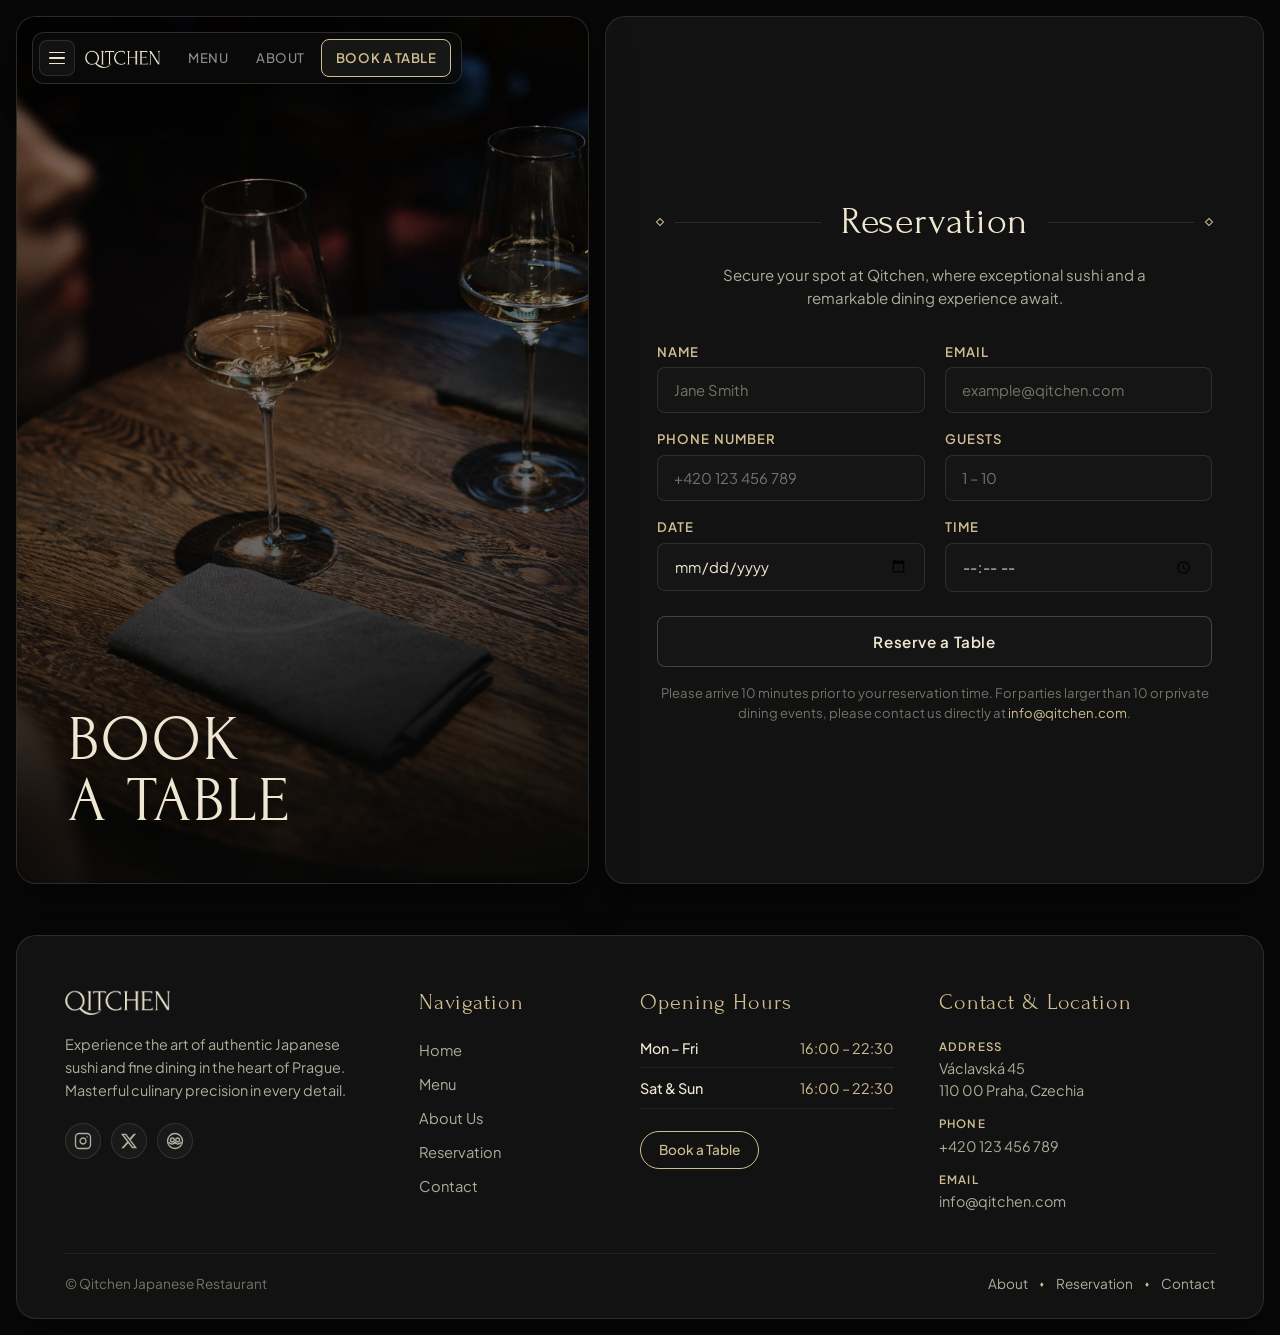
<file: reservation.html>
<!DOCTYPE html>
<html lang="en">
<head>
  <meta charset="UTF-8">
  <meta name="viewport" content="width=device-width, initial-scale=1.0">
  <title>Reservation — Qitchen Japanese Restaurant</title>
  <meta name="description" content="Secure your spot at Qitchen. Enjoy exceptional Japanese dining, authentic sushi, and an unforgettable culinary ambiance.">
  
  <!-- Favicon -->
  <link rel="icon" href="https://framerusercontent.com/images/SQZDQj2gDkUmN9upKjykPnd1NM.png">

  <!-- Google Fonts: Forum & Plus Jakarta Sans -->
  <link rel="preconnect" href="https://fonts.googleapis.com">
  <link rel="preconnect" href="https://fonts.gstatic.com" crossorigin>
  <link href="https://fonts.googleapis.com/css2?family=Forum&family=Plus+Jakarta+Sans:wght@300;400;500;600&display=swap" rel="stylesheet">
  
  <link rel="stylesheet" href="style.css">
</head>
<body class="inner-page-body">
  <!-- Pure CSS Mobile/Drawer Toggle (No JS required) -->
  <input type="checkbox" id="nav-toggle" class="nav-toggle-input" aria-hidden="true">

  <!-- Navigation Drawer Overlay (Pure CSS Activated) -->
  <div class="nav-drawer-overlay">
    <label for="nav-toggle" class="drawer-backdrop" aria-label="Close navigation overlay"></label>
    <aside class="nav-drawer" aria-label="Extended site navigation">
      <div class="drawer-header">
        <a href="index.html" class="drawer-brand">
          <img src="assets/images/logo.webp" alt="Qitchen" class="drawer-logo" width="120" height="32">
        </a>
        <label for="nav-toggle" class="drawer-close-btn" aria-label="Close navigation menu" title="Close Menu">&times;</label>
      </div>

      <div class="drawer-body">
        <div class="drawer-section">
          <span class="drawer-label">Navigation</span>
          <ul class="drawer-nav-list">
            <li>
              <a href="index.html" class="drawer-nav-link">Home</a>
            </li>
            <li>
              <a href="menu.html" class="drawer-nav-link">Menu</a>
            </li>
            <li>
              <a href="about.html" class="drawer-nav-link">About Us</a>
            </li>
            <li>
              <a href="reservation.html" class="drawer-nav-link active">Reservation</a>
            </li>
            <li>
              <a href="contact.html" class="drawer-nav-link">Contact</a>
            </li>
          </ul>
        </div>

        <!-- Grid Usage: Drawer Information Cards -->
        <div class="drawer-info-grid">
          <div class="drawer-info-card">
            <h3 class="info-title">Opening Hours</h3>
            <p class="info-text">Mon – Fri: 16:00 – 22:30</p>
            <p class="info-text">Sat & Sun: 12:00 – 23:00</p>
          </div>

          <div class="drawer-info-card">
            <h3 class="info-title">Address</h3>
            <p class="info-text">Václavská 45</p>
            <p class="info-text">110 00 Praha, Czechia</p>
          </div>

          <div class="drawer-info-card">
            <h3 class="info-title">Contact</h3>
            <p class="info-text"><a href="tel:+420123456789">+420 123 456 789</a></p>
            <p class="info-text"><a href="mailto:info@qitchen.com">info@qitchen.com</a></p>
          </div>
        </div>
      </div>
    </aside>
  </div>

  <div class="page-wrapper inner-page-wrapper">
    <!-- Unified Floating Island Navbar Landmark -->
    <header class="site-header">
      <div class="header-inner">
        <!-- Header Left: Menu Toggle + Brand Logo -->
        <div class="header-left">
          <label for="nav-toggle" class="nav-hamburger" aria-label="Toggle navigation menu" title="Open Menu">
            <span class="hamburger-line line-1"></span>
            <span class="hamburger-line line-2"></span>
            <span class="hamburger-line line-3"></span>
          </label>

          <a href="index.html" class="nav-brand" aria-label="Qitchen Homepage">
            <img src="assets/images/logo.webp" alt="Qitchen" class="brand-logo" width="100" height="26">
          </a>
        </div>

        <!-- Header Right: Semantic Navigation Landmark -->
        <nav class="site-nav" aria-label="Main Navigation">
          <ul class="nav-list">
            <li class="nav-item">
              <a href="menu.html" class="nav-link">Menu</a>
            </li>
            <li class="nav-item">
              <a href="about.html" class="nav-link">About</a>
            </li>
            <li class="nav-item">
              <a href="reservation.html" class="nav-btn-book active">Book a Table</a>
            </li>
          </ul>
        </nav>
      </div>
    </header>

    <!-- Main Content Landmark -->
    <main id="main-content">
      <section class="reservation-section" aria-label="Book a Table">
        <div class="reservation-split-layout">
          
          <!-- Left Column: Hero Image Card with H1 -->
          <div class="res-hero-card">
            <img 
              src="assets/images/reservation-hero.webp" 
              alt="Dining Experience at Qitchen" 
              class="res-hero-img" 
              width="2000" 
              height="2400"
            >
            <div class="res-hero-overlay"></div>
            <div class="res-hero-content">
              <!-- Single H1 Landmark for the Reservation Page -->
              <h1 class="res-hero-title">
                <span class="title-line">Book</span>
                <span class="title-line">a Table</span>
              </h1>
            </div>
          </div>

          <!-- Right Column: Reservation Form Card -->
          <div class="res-form-card">
            <div class="category-header-divider">
              <div class="divider-side divider-left">
                <span class="ornament-diamond"></span>
                <span class="divider-line"></span>
              </div>
              <h2 class="category-title">Reservation</h2>
              <div class="divider-side divider-right">
                <span class="divider-line"></span>
                <span class="ornament-diamond"></span>
              </div>
            </div>

            <p class="res-subtitle">Secure your spot at Qitchen, where exceptional sushi and a remarkable dining experience await.</p>

            <form class="res-booking-form" action="#" method="POST">
              <!-- Real CSS Grid: Form Inputs -->
              <div class="form-grid">
                <div class="form-group">
                  <label for="res-name" class="form-label">Name</label>
                  <input 
                    type="text" 
                    id="res-name" 
                    name="name" 
                    class="form-input" 
                    placeholder="Jane Smith" 
                    required 
                    autocomplete="name"
                  >
                </div>

                <div class="form-group">
                  <label for="res-email" class="form-label">Email</label>
                  <input 
                    type="email" 
                    id="res-email" 
                    name="email" 
                    class="form-input" 
                    placeholder="example@qitchen.com" 
                    required 
                    autocomplete="email"
                  >
                </div>

                <div class="form-group">
                  <label for="res-phone" class="form-label">Phone Number</label>
                  <input 
                    type="tel" 
                    id="res-phone" 
                    name="phone" 
                    class="form-input" 
                    placeholder="+420 123 456 789" 
                    required 
                    autocomplete="tel"
                  >
                </div>

                <div class="form-group">
                  <label for="res-guests" class="form-label">Guests</label>
                  <input 
                    type="number" 
                    id="res-guests" 
                    name="guests" 
                    class="form-input" 
                    placeholder="1 – 10" 
                    min="1" 
                    max="20" 
                    required
                  >
                </div>

                <div class="form-group">
                  <label for="res-date" class="form-label">Date</label>
                  <input 
                    type="date" 
                    id="res-date" 
                    name="date" 
                    class="form-input" 
                    required
                  >
                </div>

                <div class="form-group">
                  <label for="res-time" class="form-label">Time</label>
                  <input 
                    type="time" 
                    id="res-time" 
                    name="time" 
                    class="form-input" 
                    required
                  >
                </div>
              </div>

              <button type="submit" class="res-submit-btn">Reserve a Table</button>

              <p class="res-notice">
                Please arrive 10 minutes prior to your reservation time. For parties larger than 10 or private dining events, please contact us directly at <a href="mailto:info@qitchen.com">info@qitchen.com</a>.
              </p>
            </form>
          </div>

        </div>
      </section>
    </main>

    <!-- Unified Semantic Footer Landmark -->
    <footer class="site-footer" role="contentinfo">
      <div class="footer-card">
        <div class="footer-grid">
          
          <!-- Column 1: Brand, Philosophy & Socials -->
          <div class="footer-col footer-col-brand">
            <a href="index.html" class="footer-brand" aria-label="Qitchen Homepage">
              <img src="assets/images/logo.webp" alt="Qitchen" class="footer-logo" width="110" height="28">
            </a>
            <p class="footer-desc">
              Experience the art of authentic Japanese sushi and fine dining in the heart of Prague. Masterful culinary precision in every detail.
            </p>
            <div class="footer-social-list" aria-label="Social media links">
              <a href="https://instagram.com" target="_blank" rel="noopener noreferrer" class="footer-social-icon" aria-label="Instagram" title="Instagram">
                <svg viewBox="0 0 24 24" width="18" height="18" fill="none" stroke="currentColor" stroke-width="1.8" stroke-linecap="round" stroke-linejoin="round">
                  <rect x="2" y="2" width="20" height="20" rx="5" ry="5"></rect>
                  <path d="M16 11.37A4 4 0 1 1 12.63 8 4 4 0 0 1 16 11.37z"></path>
                  <line x1="17.5" y1="6.5" x2="17.51" y2="6.5"></line>
                </svg>
              </a>
              <a href="https://x.com" target="_blank" rel="noopener noreferrer" class="footer-social-icon" aria-label="X (Twitter)" title="X">
                <svg viewBox="0 0 24 24" width="18" height="18" fill="currentColor">
                  <path d="M18.244 2.25h3.308l-7.227 8.26 8.502 11.24H16.17l-5.214-6.817L4.99 21.75H1.68l7.73-8.835L1.254 2.25H8.08l4.713 6.231zm-1.161 17.52h1.833L7.084 4.126H5.117z"/>
                </svg>
              </a>
              <a href="https://tripadvisor.com" target="_blank" rel="noopener noreferrer" class="footer-social-icon" aria-label="TripAdvisor" title="TripAdvisor">
                <svg viewBox="0 0 24 24" width="18" height="18" fill="none" stroke="currentColor" stroke-width="1.8" stroke-linecap="round" stroke-linejoin="round">
                  <circle cx="12" cy="12" r="10"></circle>
                  <circle cx="8.5" cy="10.5" r="2.5"></circle>
                  <circle cx="15.5" cy="10.5" r="2.5"></circle>
                  <path d="M12 14c-1.5 2-4 2-4 2s-2.5 0-4-2"></path>
                  <path d="M12 14c1.5 2 4 2 4 2s2.5 0 4-2"></path>
                </svg>
              </a>
            </div>
          </div>

          <!-- Column 2: Navigation Links -->
          <div class="footer-col footer-col-links">
            <h4 class="footer-col-title">Navigation</h4>
            <ul class="footer-links-list">
              <li><a href="index.html" class="footer-nav-link">Home</a></li>
              <li><a href="menu.html" class="footer-nav-link">Menu</a></li>
              <li><a href="about.html" class="footer-nav-link">About Us</a></li>
              <li><a href="reservation.html" class="footer-nav-link">Reservation</a></li>
              <li><a href="contact.html" class="footer-nav-link">Contact</a></li>
            </ul>
          </div>

          <!-- Column 3: Opening Hours -->
          <div class="footer-col footer-col-hours">
            <h4 class="footer-col-title">Opening Hours</h4>
            <div class="footer-schedule">
              <div class="schedule-item">
                <span class="schedule-day">Mon – Fri</span>
                <span class="schedule-time">16:00 – 22:30</span>
              </div>
              <div class="schedule-item">
                <span class="schedule-day">Sat & Sun</span>
                <span class="schedule-time">16:00 – 22:30</span>
              </div>
            </div>
            <a href="reservation.html" class="footer-cta-btn">Book a Table</a>
          </div>

          <!-- Column 4: Contact & Location -->
          <div class="footer-col footer-col-contact">
            <h4 class="footer-col-title">Contact & Location</h4>
            <div class="footer-contact-info">
              <div class="contact-entry">
                <span class="contact-label">Address</span>
                <p class="contact-val">Václavská 45<br>110 00 Praha, Czechia</p>
              </div>
              <div class="contact-entry">
                <span class="contact-label">Phone</span>
                <p class="contact-val"><a href="tel:+420123456789">+420 123 456 789</a></p>
              </div>
              <div class="contact-entry">
                <span class="contact-label">Email</span>
                <p class="contact-val"><a href="mailto:info@qitchen.com">info@qitchen.com</a></p>
              </div>
            </div>
          </div>

        </div>

        <!-- Footer Bottom Bar -->
        <div class="footer-bottom-bar">
          <p class="footer-copy">© Qitchen Japanese Restaurant</p>
          <div class="footer-bottom-nav">
            <a href="about.html" class="footer-bottom-link">About</a>
            <span class="footer-sep">♦</span>
            <a href="reservation.html" class="footer-bottom-link">Reservation</a>
            <span class="footer-sep">♦</span>
            <a href="contact.html" class="footer-bottom-link">Contact</a>
          </div>
        </div>

      </div>
    </footer>
  </div>
</body>
</html>
</file>
<file: style.css>
/* ==========================================================================
   CSS Variables & Design Tokens
   ========================================================================== */
:root {
  /* Color Palette */
  --color-bg: #070807;
  --color-card-bg: #111211;
  --color-card-subtle: rgba(24, 24, 24, 0.6);
  --color-text-primary: #efe7d2;
  --color-text-secondary: rgba(239, 231, 210, 0.72);
  --color-text-muted: rgba(239, 231, 210, 0.45);
  --color-gold: #cfbe91;
  --color-gold-hover: #dfce9f;
  
  /* Borders & Glassmorphism */
  --border-subtle: rgba(239, 231, 210, 0.12);
  --border-medium: rgba(239, 231, 210, 0.22);
  --border-highlight: rgba(239, 231, 210, 0.38);
  --glass-bg: rgba(10, 11, 10, 0.72);
  --glass-blur: blur(16px);

  /* Typography */
  --font-serif: 'Forum', Georgia, 'Times New Roman', serif;
  --font-sans: 'Plus Jakarta Sans', -apple-system, BlinkMacSystemFont, 'Segoe UI', Roboto, sans-serif;

  /* Spacing & Radii */
  --page-padding: 16px;
  --card-radius: 20px;
  --radius-md: 12px;
  --radius-sm: 8px;
  --radius-full: 9999px;
  
  /* Transitions */
  --transition-smooth: all 0.3s cubic-bezier(0.16, 1, 0.3, 1);
  --transition-bounce: all 0.4s cubic-bezier(0.2, 0.9, 0.3, 1.2);
}

/* ==========================================================================
   Global Reset & Base Rules
   ========================================================================== */
*,
*::before,
*::after {
  box-sizing: border-box;
  margin: 0;
  padding: 0;
}

html {
  font-size: 16px;
  scroll-behavior: smooth;
  -webkit-font-smoothing: antialiased;
  -moz-osx-font-smoothing: grayscale;
}

body {
  background-color: var(--color-bg);
  color: var(--color-text-primary);
  font-family: var(--font-sans);
  min-height: 100vh;
  overflow-x: hidden;
  line-height: 1.5;
}

/* Accessible focus styling */
a:focus-visible,
button:focus-visible,
input:focus-visible,
label:focus-visible {
  outline: 2px solid var(--color-gold);
  outline-offset: 3px;
}

/* ==========================================================================
   Layout Wrapper
   ========================================================================== */
.page-wrapper {
  width: 100%;
  max-width: 100%;
  min-height: 100vh;
  padding: var(--page-padding);
  display: flex;
  flex-direction: column;
}

#main-content {
  width: 100%;
  flex: 1;
  display: flex;
  flex-direction: column;
}

/* Desktop: Home Page Layout */
@media (min-width: 1024px) {
  body.home-page-body {
    min-height: 100vh;
    overflow-x: hidden;
    overflow-y: auto;
  }
  
  .home-page-wrapper {
    min-height: 100vh;
    height: auto;
  }
  
  .home-main {
    min-height: calc(100vh - (var(--page-padding) * 2));
  }
}

/* ==========================================================================
   Home Bento Grid Section (Hero Video Card + 3 Highlight Cards)
   ========================================================================== */
.home-bento-section {
  width: 100%;
  min-height: calc(100vh - (var(--page-padding) * 2));
  height: calc(100vh - (var(--page-padding) * 2));
  display: flex;
}

.bento-container {
  width: 100%;
  height: 100%;
  display: grid;
  grid-template-columns: 1fr clamp(320px, 27vw, 420px);
  gap: var(--page-padding);
}

/* Left Hero Video Card */
.bento-hero-card {
  position: relative;
  height: 100%;
  border-radius: var(--card-radius);
  overflow: hidden;
  border: 1px solid var(--border-subtle);
  background-color: var(--color-card-bg);
  box-shadow: 0 20px 40px rgba(0, 0, 0, 0.6);
  display: flex;
  flex-direction: column;
  justify-content: flex-end;
  padding: clamp(20px, 2.5vw, 36px);
}

/* Full-bleed video inside the rounded card */
.hero-video {
  position: absolute;
  inset: 0;
  width: 100%;
  height: 100%;
  object-fit: cover;
  object-position: center;
  z-index: 1;
}

/* Cinematic Gradient Vignette */
.hero-overlay {
  position: absolute;
  inset: 0;
  z-index: 2;
  background: 
    linear-gradient(180deg, rgba(7, 8, 7, 0.6) 0%, rgba(7, 8, 7, 0.1) 35%),
    linear-gradient(0deg, rgba(7, 8, 7, 0.9) 0%, rgba(7, 8, 7, 0.35) 45%, rgba(7, 8, 7, 0.1) 75%),
    radial-gradient(circle at center, rgba(0, 0, 0, 0) 35%, rgba(7, 8, 7, 0.65) 100%);
  pointer-events: none;
}

/* ==========================================================================
   Unified Floating Island Navbar (Identical size & position across all pages)
   ========================================================================== */
.site-header {
  position: fixed;
  top: calc(var(--page-padding) + 16px);
  left: calc(var(--page-padding) + 16px);
  z-index: 100;
  width: auto;
  pointer-events: auto;
}

.header-inner {
  display: inline-flex;
  align-items: center;
  gap: 12px;
  width: max-content;
  max-width: max-content;
  padding: 6px 10px 6px 6px;
  background-color: rgba(10, 11, 10, 0.85);
  backdrop-filter: blur(16px);
  -webkit-backdrop-filter: blur(16px);
  border: 1px solid rgba(51, 51, 48, 0.85);
  border-radius: 12px;
  box-shadow: 0 12px 32px rgba(0, 0, 0, 0.55);
  transition: var(--transition-smooth);
}

.header-inner:hover {
  border-color: rgba(239, 231, 210, 0.2);
}

/* Header Left: Hamburger + Brand Logo */
.header-left {
  display: flex;
  align-items: center;
  gap: 10px;
}

/* Hamburger Toggle Button */
.nav-hamburger {
  display: flex;
  flex-direction: column;
  justify-content: center;
  align-items: center;
  gap: 4px;
  width: 36px;
  height: 36px;
  padding: 6px;
  background: rgba(24, 24, 24, 0.65);
  border: 1px solid rgba(51, 51, 48, 0.85);
  border-radius: 8px;
  cursor: pointer;
  user-select: none;
  transition: var(--transition-smooth);
}

.hamburger-line {
  display: block;
  width: 16px;
  height: 1.5px;
  background-color: var(--color-text-primary);
  border-radius: 2px;
  transition: var(--transition-smooth);
  transform-origin: center;
}

.nav-hamburger:hover {
  background: rgba(239, 231, 210, 0.12);
  border-color: var(--border-highlight);
}

/* Brand Logo */
.nav-brand {
  display: flex;
  align-items: center;
  text-decoration: none;
  padding-right: 4px;
}

.brand-logo {
  height: 20px;
  width: auto;
  max-width: 90px;
  object-fit: contain;
  display: block;
}

/* Header Right: Navigation Links & CTA */
.site-nav {
  display: flex;
  align-items: center;
}

.nav-list {
  display: flex;
  align-items: center;
  list-style: none;
  gap: 4px;
  margin: 0;
  padding: 0;
}

.nav-link {
  display: inline-block;
  padding: 8px 12px;
  font-size: 0.82rem;
  font-weight: 500;
  color: #8c8c88;
  text-decoration: none;
  text-transform: uppercase;
  letter-spacing: 0.04em;
  border-radius: 8px;
  transition: var(--transition-smooth);
}

.nav-link:hover {
  color: var(--color-text-primary);
  background: rgba(239, 231, 210, 0.05);
}

.nav-link.active {
  color: var(--color-text-primary);
  font-weight: 600;
}

/* CTA "Book a Table" Button */
.nav-btn-book {
  display: inline-block;
  padding: 8px 14px;
  font-size: 0.82rem;
  font-weight: 600;
  color: var(--color-text-primary);
  text-decoration: none;
  text-transform: uppercase;
  letter-spacing: 0.04em;
  background-color: rgba(239, 231, 210, 0.06);
  border: 1px solid rgba(239, 231, 210, 0.2);
  border-radius: 8px;
  white-space: nowrap;
  transition: var(--transition-smooth);
}

.nav-btn-book:hover {
  background-color: var(--color-gold);
  color: #070807;
  border-color: var(--color-gold);
  transform: translateY(-1px);
  box-shadow: 0 4px 14px rgba(0, 0, 0, 0.4);
}

.nav-btn-book.active {
  border-color: var(--color-gold);
  color: var(--color-gold);
}

/* Hero Bottom Content Bar */
.hero-bottom-bar {
  position: relative;
  z-index: 10;
  width: 100%;
  display: flex;
  align-items: flex-end;
  justify-content: space-between;
  gap: 20px;
}

/* Single H1 Title */
.hero-title {
  font-family: var(--font-serif);
  font-weight: 400;
  font-size: clamp(2.6rem, 5.8vw, 5.8rem);
  line-height: 0.95;
  letter-spacing: 0.03em;
  color: var(--color-text-primary);
  text-transform: uppercase;
  text-shadow: 0 4px 16px rgba(0, 0, 0, 0.6);
  user-select: none;
}

.title-line {
  display: block;
}

/* Accolades & Social Badges */
.hero-badges {
  display: flex;
  align-items: center;
  gap: 10px;
}

.badge-icon-btn {
  display: inline-flex;
  align-items: center;
  justify-content: center;
  width: 42px;
  height: 42px;
  border-radius: var(--radius-full);
  background: var(--glass-bg);
  backdrop-filter: var(--glass-blur);
  -webkit-backdrop-filter: var(--glass-blur);
  border: 1px solid var(--border-subtle);
  color: var(--color-text-secondary);
  text-decoration: none;
  transition: var(--transition-smooth);
}

.badge-icon-btn svg {
  width: 17px;
  height: 17px;
  transition: var(--transition-smooth);
}

.badge-icon-btn:hover {
  color: var(--color-text-primary);
  border-color: var(--border-highlight);
  background: rgba(239, 231, 210, 0.12);
  transform: translateY(-2px);
}

/* ==========================================================================
   Right Column: 3 Bento Highlight Cards (Menu, Reservation, About)
   ========================================================================== */
.bento-side-cards {
  display: flex;
  flex-direction: column;
  gap: var(--page-padding);
  height: 100%;
}

.bento-card {
  position: relative;
  flex: 1;
  border-radius: var(--card-radius);
  overflow: hidden;
  border: 1px solid var(--border-subtle);
  background-color: var(--color-card-bg);
  text-decoration: none;
  display: flex;
  flex-direction: column;
  justify-content: flex-end;
  transition: var(--transition-smooth);
  box-shadow: 0 10px 30px rgba(0, 0, 0, 0.4);
}

.bento-card:hover {
  border-color: var(--border-medium);
  transform: translateY(-2px);
  box-shadow: 0 16px 36px rgba(0, 0, 0, 0.6);
}

.bento-card-media {
  position: absolute;
  inset: 0;
  width: 100%;
  height: 100%;
  overflow: hidden;
}

.bento-card-img {
  width: 100%;
  height: 100%;
  object-fit: cover;
  display: block;
  transition: transform 0.6s cubic-bezier(0.16, 1, 0.3, 1), filter 0.4s ease;
  filter: brightness(0.88);
}

.bento-card:hover .bento-card-img {
  transform: scale(1.06);
  filter: brightness(0.98);
}

.bento-card-gradient {
  position: absolute;
  inset: 0;
  background: linear-gradient(180deg, rgba(7, 8, 7, 0.15) 0%, rgba(7, 8, 7, 0.65) 100%);
  pointer-events: none;
}

/* Bottom Badge Tab in Bento Card */
.bento-card-footer {
  position: absolute;
  bottom: 0;
  right: 0;
  background-color: var(--color-bg);
  padding: 8px 14px 8px 18px;
  border-top-left-radius: 20px;
  border-left: 1px solid var(--border-subtle);
  border-top: 1px solid var(--border-subtle);
  display: flex;
  align-items: center;
  gap: 12px;
  z-index: 5;
  transition: var(--transition-smooth);
}

.bento-card:hover .bento-card-footer {
  border-color: var(--border-medium);
}

.bento-card-title {
  font-family: var(--font-sans);
  font-size: 0.95rem;
  font-weight: 500;
  color: var(--color-text-primary);
  letter-spacing: 0.02em;
}

.bento-arrow-btn {
  display: inline-flex;
  align-items: center;
  justify-content: center;
  width: 32px;
  height: 32px;
  border-radius: var(--radius-full);
  background: rgba(239, 231, 210, 0.08);
  border: 1px solid var(--border-subtle);
  color: var(--color-text-primary);
  transition: var(--transition-smooth);
}

.bento-arrow-btn svg {
  width: 14px;
  height: 14px;
  transition: transform 0.3s ease;
}

.bento-card:hover .bento-arrow-btn {
  background: var(--color-gold);
  color: #070807;
  border-color: var(--color-gold);
}

.bento-card:hover .bento-arrow-btn svg {
  transform: translate(2px, -2px);
}

/* ==========================================================================
   Navigation Drawer Overlay (Pure CSS Checkbox Toggle)
   ========================================================================== */
.nav-toggle-input {
  position: absolute;
  opacity: 0;
  pointer-events: none;
  width: 0;
  height: 0;
}

.nav-drawer-overlay {
  position: fixed;
  inset: 0;
  z-index: 999;
  visibility: hidden;
  opacity: 0;
  pointer-events: none;
  transition: opacity 0.35s ease, visibility 0.35s ease;
}

.drawer-backdrop {
  position: absolute;
  inset: 0;
  background: rgba(0, 0, 0, 0.75);
  backdrop-filter: blur(8px);
  -webkit-backdrop-filter: blur(8px);
  cursor: pointer;
}

.nav-drawer {
  position: absolute;
  top: 0;
  left: 0;
  bottom: 0;
  width: min(520px, 92vw);
  background-color: #0b0c0b;
  border-right: 1px solid var(--border-subtle);
  padding: clamp(24px, 4vw, 40px);
  display: flex;
  flex-direction: column;
  overflow-y: auto;
  transform: translateX(-100%);
  transition: transform 0.4s cubic-bezier(0.16, 1, 0.3, 1);
  box-shadow: 20px 0 50px rgba(0, 0, 0, 0.8);
}

/* Drawer Open State */
.nav-toggle-input:checked ~ .nav-drawer-overlay {
  visibility: visible;
  opacity: 1;
  pointer-events: auto;
}

.nav-toggle-input:checked ~ .nav-drawer-overlay .nav-drawer {
  transform: translateX(0);
}

/* Animate Hamburger icon when checked */
.nav-toggle-input:checked ~ .page-wrapper .line-1 {
  transform: translateY(7px) rotate(45deg);
}

.nav-toggle-input:checked ~ .page-wrapper .line-2 {
  opacity: 0;
  transform: scaleX(0);
}

.nav-toggle-input:checked ~ .page-wrapper .line-3 {
  transform: translateY(-7px) rotate(-45deg);
}

/* Drawer Elements */
.drawer-header {
  display: flex;
  align-items: center;
  justify-content: space-between;
  margin-bottom: 36px;
  padding-bottom: 20px;
  border-bottom: 1px solid var(--border-subtle);
}

.drawer-brand {
  display: flex;
  align-items: center;
}

.drawer-logo {
  height: 26px;
  width: auto;
}

.drawer-close-btn {
  font-size: 2rem;
  line-height: 1;
  color: var(--color-text-secondary);
  cursor: pointer;
  padding: 4px 10px;
  border-radius: var(--radius-sm);
  border: 1px solid var(--border-subtle);
  background: var(--color-card-subtle);
  transition: var(--transition-smooth);
}

.drawer-close-btn:hover {
  color: var(--color-text-primary);
  border-color: var(--border-highlight);
  background: rgba(239, 231, 210, 0.1);
}

.drawer-body {
  display: flex;
  flex-direction: column;
  gap: 36px;
  flex: 1;
}

.drawer-section {
  display: flex;
  flex-direction: column;
  gap: 16px;
}

.drawer-label {
  font-size: 0.8rem;
  text-transform: uppercase;
  letter-spacing: 0.12em;
  color: var(--color-text-muted);
}

.drawer-nav-list {
  list-style: none;
  display: flex;
  flex-direction: column;
  gap: 12px;
}

.drawer-nav-link {
  font-family: var(--font-serif);
  font-size: clamp(1.8rem, 4vw, 2.4rem);
  color: var(--color-text-primary);
  text-decoration: none;
  transition: var(--transition-smooth);
  display: inline-block;
  line-height: 1.1;
}

.drawer-nav-link:hover,
.drawer-nav-link.active {
  color: var(--color-gold);
  transform: translateX(8px);
}

/* CSS Grid Usage: Drawer Info Cards */
.drawer-info-grid {
  display: grid;
  grid-template-columns: 1fr;
  gap: 18px;
  margin-top: auto;
  padding-top: 24px;
  border-top: 1px solid var(--border-subtle);
}

.drawer-info-card {
  padding: 14px 18px;
  background: rgba(20, 21, 20, 0.6);
  border: 1px solid var(--border-subtle);
  border-radius: var(--radius-sm);
}

.info-title {
  font-size: 0.82rem;
  text-transform: uppercase;
  letter-spacing: 0.08em;
  color: var(--color-gold);
  margin-bottom: 6px;
  font-weight: 600;
}

.info-text {
  font-size: 0.88rem;
  color: var(--color-text-secondary);
  line-height: 1.45;
}

.info-text a {
  color: var(--color-text-secondary);
  text-decoration: none;
  transition: var(--transition-smooth);
}

.info-text a:hover {
  color: var(--color-text-primary);
}

/* ==========================================================================
   Menu Page & Section (Real CSS Grid & Authentic Japanese Styling)
   ========================================================================== */
.menu-section {
  width: 100%;
}

/* Split Layout: Grid with sticky left hero and right dishes panel */
.menu-split-layout {
  display: grid;
  grid-template-columns: 1fr 1.15fr;
  gap: var(--page-padding);
  align-items: flex-start;
  position: relative;
}

/* Menu Left Sticky Hero Card */
.menu-hero-card {
  position: sticky;
  top: var(--page-padding);
  height: calc(100vh - (var(--page-padding) * 2));
  min-height: 520px;
  border-radius: var(--card-radius);
  overflow: hidden;
  border: 1px solid var(--border-subtle);
  background-color: var(--color-card-bg);
  display: flex;
  flex-direction: column;
  justify-content: flex-end;
  padding: clamp(28px, 4vw, 56px);
  box-shadow: 0 20px 40px rgba(0, 0, 0, 0.5);
}

.menu-hero-img {
  position: absolute;
  inset: 0;
  width: 100%;
  height: 100%;
  object-fit: cover;
  z-index: 1;
}

.menu-hero-overlay {
  position: absolute;
  inset: 0;
  z-index: 2;
  background: 
    linear-gradient(180deg, rgba(7, 8, 7, 0.15) 0%, rgba(7, 8, 7, 0.88) 100%);
  pointer-events: none;
}

.menu-hero-content {
  position: relative;
  z-index: 3;
}

.menu-hero-title {
  font-family: var(--font-serif);
  font-size: clamp(3.2rem, 5.5vw, 6rem);
  font-weight: 400;
  line-height: 0.95;
  color: var(--color-text-primary);
  text-transform: uppercase;
  letter-spacing: 0.03em;
  text-shadow: 0 4px 20px rgba(0, 0, 0, 0.7);
}

/* Menu Right Content Card */
.menu-content-card {
  border-radius: var(--card-radius);
  border: 1px solid var(--border-subtle);
  background-color: var(--color-card-bg);
  padding: clamp(32px, 5vw, 64px) clamp(24px, 4vw, 56px);
  box-shadow: 0 20px 40px rgba(0, 0, 0, 0.5);
  display: flex;
  flex-direction: column;
  gap: 32px;
}

/* Category Navigation Filter Tabs */
.menu-filter-nav {
  display: flex;
  flex-wrap: wrap;
  justify-content: center;
  align-items: center;
  gap: 8px;
  width: 100%;
  padding-bottom: 8px;
}

.menu-filter-btn {
  display: inline-flex;
  align-items: center;
  justify-content: center;
  padding: 8px 18px;
  border-radius: var(--radius-sm);
  border: 1px solid var(--border-subtle);
  background-color: var(--color-card-subtle);
  color: var(--color-text-secondary);
  font-size: 0.88rem;
  font-weight: 500;
  text-decoration: none;
  transition: var(--transition-smooth);
}

.menu-filter-btn:hover {
  color: var(--color-gold);
  border-color: var(--border-highlight);
  background-color: rgba(239, 231, 210, 0.08);
  transform: translateY(-1px);
}

/* Categories List */
.menu-categories-list {
  display: flex;
  flex-direction: column;
  gap: 48px;
  width: 100%;
}

.menu-category-group {
  display: flex;
  flex-direction: column;
  gap: 24px;
  scroll-margin-top: 110px;
}

/* Ornamental Category Divider (Shared Japanese aesthetic) */
.category-header-divider {
  display: flex;
  align-items: center;
  justify-content: center;
  gap: 20px;
  margin: 16px 0 12px;
}

.divider-side {
  display: flex;
  align-items: center;
  gap: 12px;
  flex: 1;
}

.divider-left {
  justify-content: flex-end;
}

.divider-right {
  justify-content: flex-start;
}

.divider-line {
  height: 1px;
  background-color: var(--border-subtle);
  flex: 1;
  max-width: 160px;
}

.ornament-diamond {
  width: 6px;
  height: 6px;
  border: 1px solid var(--color-gold);
  transform: rotate(45deg);
  flex-shrink: 0;
}

.category-title {
  font-family: var(--font-serif);
  font-size: clamp(1.8rem, 3.2vw, 2.4rem);
  color: var(--color-text-primary);
  font-weight: 400;
  text-transform: capitalize;
  letter-spacing: 0.02em;
  white-space: nowrap;
}

/* Dishes List */
.menu-dishes-list {
  display: flex;
  flex-direction: column;
  gap: 20px;
  width: 100%;
}

/* Dish Item */
.dish-item {
  display: flex;
  align-items: center;
  gap: 20px;
  padding: 12px 14px;
  border-radius: var(--radius-md);
  border: 1px solid transparent;
  transition: var(--transition-smooth);
}

.dish-item:hover {
  background: rgba(22, 23, 22, 0.6);
  border-color: rgba(239, 231, 210, 0.08);
  transform: translateX(4px);
}

.dish-thumb-wrap {
  width: 140px;
  height: 94px;
  aspect-ratio: 1.5;
  border-radius: var(--radius-sm);
  overflow: hidden;
  flex-shrink: 0;
  border: 1px solid var(--border-subtle);
  background-color: #121312;
}

.dish-thumb {
  width: 100%;
  height: 100%;
  object-fit: cover;
  display: block;
  transition: transform 0.4s ease;
}

.dish-item:hover .dish-thumb {
  transform: scale(1.06);
}

.dish-details {
  flex: 1;
  min-width: 0;
  display: flex;
  flex-direction: column;
  gap: 6px;
}

.dish-header {
  display: flex;
  align-items: baseline;
  justify-content: space-between;
  gap: 12px;
  width: 100%;
}

.dish-name {
  font-family: var(--font-serif);
  font-size: 1.18rem;
  color: var(--color-text-primary);
  font-weight: 400;
  letter-spacing: 0.02em;
  white-space: nowrap;
}

.dish-dots {
  flex: 1;
  border-bottom: 1px dashed rgba(239, 231, 210, 0.2);
  margin-bottom: 5px;
  min-width: 20px;
}

.dish-price {
  font-family: var(--font-serif);
  font-size: 1.25rem;
  color: var(--color-gold);
  font-weight: 400;
}

.dish-desc {
  font-size: 0.84rem;
  color: var(--color-text-muted);
  line-height: 1.48;
}

/* ==========================================================================
   Reservation Section & Split Layout
   ========================================================================== */
.reservation-section {
  width: 100%;
}

.reservation-split-layout {
  display: grid;
  grid-template-columns: 1fr 1.15fr;
  gap: var(--page-padding);
  min-height: calc(100vh - (var(--page-padding) * 2));
}

/* Reservation Left Hero Card */
.res-hero-card {
  position: sticky;
  top: var(--page-padding);
  height: calc(100vh - (var(--page-padding) * 2));
  min-height: 480px;
  border-radius: var(--card-radius);
  overflow: hidden;
  border: 1px solid var(--border-subtle);
  background-color: var(--color-card-bg);
  display: flex;
  flex-direction: column;
  justify-content: flex-end;
  padding: clamp(28px, 4vw, 56px);
  box-shadow: 0 20px 40px rgba(0, 0, 0, 0.5);
}

.res-hero-img {
  position: absolute;
  inset: 0;
  width: 100%;
  height: 100%;
  object-fit: cover;
  z-index: 1;
}

.res-hero-overlay {
  position: absolute;
  inset: 0;
  z-index: 2;
  background: 
    linear-gradient(180deg, rgba(7, 8, 7, 0.25) 0%, rgba(7, 8, 7, 0.85) 100%);
  pointer-events: none;
}

.res-hero-content {
  position: relative;
  z-index: 3;
}

.res-hero-title {
  font-family: var(--font-serif);
  font-size: clamp(2.8rem, 5vw, 5.2rem);
  font-weight: 400;
  line-height: 0.95;
  color: var(--color-text-primary);
  text-transform: uppercase;
  letter-spacing: 0.03em;
  text-shadow: 0 4px 16px rgba(0, 0, 0, 0.6);
}

/* Reservation Right Form Card */
.res-form-card {
  border-radius: var(--card-radius);
  border: 1px solid var(--border-subtle);
  background-color: var(--color-card-bg);
  padding: clamp(28px, 4vw, 56px);
  box-shadow: 0 20px 40px rgba(0, 0, 0, 0.5);
  display: flex;
  flex-direction: column;
  justify-content: center;
}

.res-subtitle {
  text-align: center;
  font-size: 0.94rem;
  color: var(--color-text-secondary);
  margin-bottom: 32px;
  line-height: 1.55;
  max-width: 480px;
  align-self: center;
}

.res-booking-form {
  display: flex;
  flex-direction: column;
  width: 100%;
}

/* Real CSS Grid: Form Inputs Grid */
.form-grid {
  display: grid;
  grid-template-columns: repeat(2, 1fr);
  gap: 16px 20px;
  margin-bottom: 24px;
}

.form-group {
  display: flex;
  flex-direction: column;
  gap: 6px;
}

.form-label {
  font-size: 0.82rem;
  text-transform: uppercase;
  letter-spacing: 0.08em;
  color: var(--color-gold);
  font-weight: 600;
}

.form-input {
  width: 100%;
  padding: 13px 16px;
  background-color: rgba(22, 23, 22, 0.7);
  border: 1px solid var(--border-subtle);
  border-radius: var(--radius-sm);
  color: var(--color-text-primary);
  font-family: var(--font-sans);
  font-size: 0.92rem;
  transition: var(--transition-smooth);
}

.form-input:focus {
  border-color: var(--color-gold);
  background-color: rgba(28, 29, 28, 0.95);
  box-shadow: 0 0 0 3px rgba(207, 190, 145, 0.15);
}

.form-input::placeholder {
  color: var(--color-text-muted);
}

.res-submit-btn {
  width: 100%;
  padding: 15px 24px;
  background-color: var(--color-card-subtle);
  border: 1px solid var(--border-medium);
  border-radius: var(--radius-sm);
  color: var(--color-text-primary);
  font-family: var(--font-sans);
  font-size: 0.95rem;
  font-weight: 600;
  letter-spacing: 0.04em;
  cursor: pointer;
  transition: var(--transition-smooth);
  margin-bottom: 16px;
}

.res-submit-btn:hover {
  background-color: var(--color-gold);
  color: #070807;
  border-color: var(--color-gold);
  transform: translateY(-2px);
  box-shadow: 0 10px 24px rgba(0, 0, 0, 0.4);
}

.res-notice {
  text-align: center;
  font-size: 0.82rem;
  color: var(--color-text-muted);
  line-height: 1.5;
}

.res-notice a {
  color: var(--color-gold);
  text-decoration: none;
  transition: var(--transition-smooth);
}

.res-notice a:hover {
  text-decoration: underline;
}

/* ==========================================================================
   About Page & Split Layout
   ========================================================================== */
.about-section {
  width: 100%;
}

.about-split-layout {
  display: grid;
  grid-template-columns: 1fr 1.15fr;
  gap: var(--page-padding);
  align-items: flex-start;
  min-height: calc(100vh - (var(--page-padding) * 2));
}

/* About Left Sticky Hero Card */
.about-hero-card {
  position: sticky;
  top: var(--page-padding);
  height: calc(100vh - (var(--page-padding) * 2));
  min-height: 520px;
  border-radius: var(--card-radius);
  overflow: hidden;
  border: 1px solid var(--border-subtle);
  background-color: var(--color-card-bg);
  display: flex;
  flex-direction: column;
  justify-content: flex-end;
  padding: clamp(28px, 4vw, 56px);
  box-shadow: 0 20px 40px rgba(0, 0, 0, 0.5);
}

.about-hero-img {
  position: absolute;
  inset: 0;
  width: 100%;
  height: 100%;
  object-fit: cover;
  z-index: 1;
}

.about-hero-overlay {
  position: absolute;
  inset: 0;
  z-index: 2;
  background: 
    linear-gradient(180deg, rgba(7, 8, 7, 0.15) 0%, rgba(7, 8, 7, 0.88) 100%);
  pointer-events: none;
}

.about-hero-content {
  position: relative;
  z-index: 3;
}

.about-hero-title {
  font-family: var(--font-serif);
  font-size: clamp(3.2rem, 5.5vw, 6rem);
  font-weight: 400;
  line-height: 0.95;
  color: var(--color-text-primary);
  text-transform: uppercase;
  letter-spacing: 0.03em;
  text-shadow: 0 4px 20px rgba(0, 0, 0, 0.7);
}

/* About Right Content Column */
.about-content-column {
  display: flex;
  flex-direction: column;
  gap: 16px;
  width: 100%;
}

/* About Block Rows (2-card split) */
.about-block-row {
  display: grid;
  grid-template-columns: 1fr 1fr;
  gap: 16px;
  width: 100%;
}

.about-text-card {
  border-radius: var(--card-radius);
  border: 1px solid var(--border-subtle);
  background-color: var(--color-card-bg);
  padding: clamp(28px, 3.5vw, 44px);
  box-shadow: 0 20px 40px rgba(0, 0, 0, 0.5);
  display: flex;
  flex-direction: column;
  justify-content: space-between;
  gap: 20px;
  min-height: 320px;
}

.about-section-heading {
  font-family: var(--font-serif);
  font-size: clamp(2.2rem, 3.8vw, 3.2rem);
  color: var(--color-text-primary);
  font-weight: 400;
  line-height: 1.05;
  letter-spacing: 0.02em;
}

.about-text-desc {
  font-size: 0.92rem;
  color: var(--color-text-secondary);
  line-height: 1.6;
}

.about-story-text-card {
  justify-content: center;
}

.about-story-desc {
  text-align: center;
}

/* About Pure CSS Carousel Showcase */
.about-carousel-showcase {
  width: 100%;
  height: 100%;
  min-height: 320px;
}

.carousel-container {
  position: relative;
  width: 100%;
  height: 100%;
  min-height: 320px;
  border-radius: var(--card-radius);
  overflow: hidden;
  border: 1px solid var(--border-subtle);
  background-color: var(--color-card-bg);
  box-shadow: 0 20px 40px rgba(0, 0, 0, 0.5);
}

.carousel-track {
  display: flex;
  width: 100%;
  height: 100%;
  overflow-x: auto;
  scroll-snap-type: x mandatory;
  scroll-behavior: smooth;
  scrollbar-width: none;
  -ms-overflow-style: none;
}

.carousel-track::-webkit-scrollbar {
  display: none;
}

.carousel-slide {
  flex: 0 0 100%;
  width: 100%;
  height: 100%;
  scroll-snap-align: center;
  position: relative;
}

.carousel-img {
  width: 100%;
  height: 100%;
  object-fit: cover;
  display: block;
}

.carousel-nav {
  position: absolute;
  bottom: 14px;
  left: 50%;
  transform: translateX(-50%);
  display: flex;
  gap: 8px;
  z-index: 10;
  background: rgba(10, 11, 10, 0.65);
  padding: 6px 12px;
  border-radius: var(--radius-full);
  backdrop-filter: blur(8px);
  -webkit-backdrop-filter: blur(8px);
  border: 1px solid var(--border-subtle);
}

.carousel-dot {
  display: block;
  width: 8px;
  height: 8px;
  border-radius: var(--radius-full);
  background: rgba(239, 231, 210, 0.35);
  transition: var(--transition-smooth);
}

.carousel-dot:hover {
  background: var(--color-gold);
  transform: scale(1.25);
}

/* About Awards Grid (CSS Grid) */
.about-awards-grid {
  display: grid;
  grid-template-columns: repeat(3, 1fr);
  gap: 16px;
  width: 100%;
}

.award-card {
  border-radius: var(--card-radius);
  border: 1px solid var(--border-subtle);
  background-color: var(--color-card-bg);
  padding: 28px 18px;
  box-shadow: 0 20px 40px rgba(0, 0, 0, 0.5);
  display: flex;
  flex-direction: column;
  align-items: center;
  text-align: center;
  gap: 16px;
  transition: var(--transition-smooth);
}

.award-card:hover {
  border-color: var(--border-highlight);
  transform: translateY(-2px);
  background-color: rgba(22, 23, 22, 0.85);
}

.award-stars {
  display: flex;
  align-items: center;
  gap: 4px;
}

.star-icon {
  width: 16px;
  height: 16px;
  color: var(--color-gold);
  fill: var(--color-gold);
}

.award-title {
  font-family: var(--font-serif);
  font-size: 1.25rem;
  color: var(--color-text-primary);
  font-weight: 400;
  margin-bottom: 4px;
}

.award-subtitle {
  font-size: 0.85rem;
  color: var(--color-text-muted);
  letter-spacing: 0.04em;
}

/* ==========================================================================
   Unified Site Footer (Luxury Japanese Aesthetic)
   ========================================================================== */
.site-footer {
  width: 100%;
  margin-top: clamp(28px, 4vw, 56px);
  position: relative;
  z-index: 10;
}

.footer-card {
  width: 100%;
  border-radius: var(--card-radius);
  border: 1px solid var(--border-subtle);
  background-color: var(--color-card-bg);
  box-shadow: 0 20px 40px rgba(0, 0, 0, 0.4);
  padding: clamp(32px, 4vw, 56px) clamp(24px, 4vw, 48px) 24px;
  display: flex;
  flex-direction: column;
  gap: clamp(28px, 3.5vw, 40px);
}

.footer-grid {
  display: grid;
  grid-template-columns: 1.4fr 0.8fr 1.15fr 1.25fr;
  gap: clamp(24px, 3.5vw, 48px);
  align-items: flex-start;
}

.footer-col {
  display: flex;
  flex-direction: column;
  gap: 16px;
}

.footer-brand {
  display: inline-block;
  line-height: 1;
}

.footer-logo {
  height: auto;
  max-height: 28px;
  width: auto;
}

.footer-desc {
  font-size: 0.9rem;
  color: var(--color-text-secondary);
  line-height: 1.6;
  max-width: 320px;
}

.footer-social-list {
  display: flex;
  align-items: center;
  gap: 10px;
  margin-top: 4px;
}

.footer-social-icon {
  width: 36px;
  height: 36px;
  border-radius: var(--radius-full);
  border: 1px solid var(--border-subtle);
  background: rgba(255, 255, 255, 0.03);
  display: inline-flex;
  align-items: center;
  justify-content: center;
  color: var(--color-text-secondary);
  text-decoration: none;
  transition: var(--transition-smooth);
}

.footer-social-icon:hover {
  color: var(--color-gold);
  border-color: var(--color-gold);
  background: rgba(218, 197, 167, 0.1);
  transform: translateY(-2px);
}

.footer-col-title {
  font-family: var(--font-serif);
  font-size: 1.35rem;
  color: var(--color-gold);
  font-weight: 400;
  letter-spacing: 0.04em;
  margin-bottom: 2px;
}

.footer-links-list {
  list-style: none;
  display: flex;
  flex-direction: column;
  gap: 10px;
}

.footer-nav-link {
  font-size: 0.92rem;
  color: var(--color-text-secondary);
  text-decoration: none;
  transition: var(--transition-smooth);
  display: inline-block;
}

.footer-nav-link:hover {
  color: var(--color-gold);
  transform: translateX(4px);
}

.footer-schedule {
  display: flex;
  flex-direction: column;
  gap: 10px;
}

.schedule-item {
  display: flex;
  justify-content: space-between;
  align-items: center;
  border-bottom: 1px solid rgba(239, 231, 210, 0.08);
  padding-bottom: 8px;
  font-size: 0.9rem;
}

.schedule-day {
  color: var(--color-text-primary);
  font-weight: 500;
}

.schedule-time {
  color: var(--color-gold);
  font-family: var(--font-sans);
}

.footer-cta-btn {
  display: inline-block;
  align-self: flex-start;
  margin-top: 6px;
  padding: 8px 18px;
  border-radius: var(--radius-full);
  border: 1px solid var(--color-gold);
  color: var(--color-gold);
  font-size: 0.85rem;
  font-weight: 500;
  text-decoration: none;
  transition: var(--transition-smooth);
}

.footer-cta-btn:hover {
  background-color: var(--color-gold);
  color: var(--color-bg);
  box-shadow: 0 4px 14px rgba(218, 197, 167, 0.3);
}

.footer-contact-info {
  display: flex;
  flex-direction: column;
  gap: 14px;
}

.contact-entry {
  display: flex;
  flex-direction: column;
  gap: 3px;
}

.contact-label {
  font-size: 0.72rem;
  text-transform: uppercase;
  letter-spacing: 0.1em;
  color: var(--color-gold);
  font-weight: 600;
}

.contact-val {
  font-size: 0.9rem;
  color: var(--color-text-secondary);
  line-height: 1.5;
  font-style: normal;
}

.contact-val a {
  color: var(--color-text-secondary);
  text-decoration: none;
  transition: var(--transition-smooth);
}

.contact-val a:hover {
  color: var(--color-gold);
}

/* Footer Bottom Bar */
.footer-bottom-bar {
  display: flex;
  justify-content: space-between;
  align-items: center;
  flex-wrap: wrap;
  gap: 16px;
  padding-top: 20px;
  border-top: 1px solid rgba(239, 231, 210, 0.08);
}

.footer-copy {
  font-size: 0.85rem;
  color: var(--color-text-muted);
}

.footer-bottom-nav {
  display: flex;
  align-items: center;
  gap: 12px;
}

.footer-bottom-link {
  font-size: 0.85rem;
  color: var(--color-text-secondary);
  text-decoration: none;
  transition: var(--transition-smooth);
}

.footer-bottom-link:hover {
  color: var(--color-gold);
}

.footer-sep {
  font-size: 0.5rem;
  color: var(--color-gold);
}

@media (max-width: 1023px) {
  .footer-grid {
    grid-template-columns: repeat(2, 1fr);
    gap: 32px;
  }
}

@media (max-width: 640px) {
  .footer-grid {
    grid-template-columns: 1fr;
    gap: 28px;
  }

  .footer-bottom-bar {
    flex-direction: column;
    text-align: center;
    justify-content: center;
    gap: 12px;
  }

  .footer-card {
    padding: 28px 18px 20px;
  }
}

/* ==========================================================================
   Responsive Adaptations (Tablet & Mobile)
   ========================================================================== */
@media (max-width: 1023px) {
  .home-bento-section {
    height: auto;
    min-height: auto;
  }

  .bento-container {
    display: flex;
    flex-direction: column;
    gap: var(--page-padding);
  }

  .bento-hero-card {
    height: 580px;
  }

  .bento-side-cards {
    display: grid;
    grid-template-columns: repeat(3, 1fr);
    gap: var(--page-padding);
    height: 260px;
  }

  .menu-split-layout {
    grid-template-columns: 1fr;
    gap: 20px;
  }

  .menu-hero-card {
    position: relative;
    top: auto;
    height: 380px;
    min-height: 340px;
    padding: 28px;
  }

  .menu-content-card {
    padding: 36px 24px;
  }

  .reservation-split-layout {
    grid-template-columns: 1fr;
    gap: 20px;
  }

  .res-hero-card {
    min-height: 380px;
    height: 380px;
  }

  .about-split-layout {
    grid-template-columns: 1fr;
    gap: 20px;
  }

  .about-hero-card {
    position: relative;
    top: auto;
    height: 380px;
    min-height: 340px;
    padding: 28px;
  }

  .site-header {
    top: 16px;
    left: 50%;
    transform: translateX(-50%);
    width: max-content;
    max-width: calc(100vw - 32px);
  }
}

@media (max-width: 768px) {
  :root {
    --page-padding: 10px;
    --card-radius: 16px;
    --radius-md: 10px;
  }

  .bento-hero-card {
    min-height: calc(100svh - 20px);
    height: auto;
    padding: 18px 14px;
    gap: 30px;
  }

  .header-inner {
    padding: 8px 12px;
  }

  .header-left {
    gap: 10px;
  }

  .nav-hamburger {
    width: 36px;
    height: 36px;
    padding: 6px;
  }

  .brand-logo {
    height: 22px;
  }

  /* Hide regular links on tablet/mobile, keep prominent CTA button */
  .nav-list .nav-link {
    display: none;
  }

  .nav-btn-book {
    padding: 7px 12px;
    font-size: 0.82rem;
  }

  .hero-bottom-bar {
    flex-direction: column;
    align-items: flex-start;
    gap: 18px;
  }

  .hero-title {
    font-size: clamp(2.4rem, 11vw, 3.8rem);
    line-height: 1.0;
  }

  .hero-badges {
    align-self: flex-start;
    gap: 10px;
  }

  .badge-icon-btn {
    width: 38px;
    height: 38px;
  }

  .badge-icon-btn svg {
    width: 16px;
    height: 16px;
  }

  .bento-side-cards {
    display: flex;
    flex-direction: column;
    height: auto;
    gap: 12px;
  }

  .bento-card {
    height: 220px;
    flex: none;
  }

  .category-header-divider {
    margin: 32px 0 20px;
  }

  .category-title {
    font-size: 1.6rem;
  }

  .footer-inner {
    flex-direction: column;
    align-items: flex-start;
  }

  .about-block-row {
    grid-template-columns: 1fr;
    gap: 16px;
  }

  .about-awards-grid {
    grid-template-columns: 1fr;
    gap: 14px;
  }

  .about-hero-card {
    min-height: 260px;
    height: 260px;
    padding: 20px 16px;
  }

  .about-hero-title {
    font-size: 2.8rem;
  }

  .about-text-card {
    min-height: auto;
    padding: 24px 18px;
  }

  .about-carousel-showcase,
  .carousel-container {
    min-height: 260px;
    height: 260px;
  }
}

@media (max-width: 600px) {
  .form-grid {
    grid-template-columns: 1fr;
    gap: 14px;
  }

  .res-form-card {
    padding: 24px 16px;
  }

  .res-hero-card {
    min-height: 260px;
    height: 260px;
    padding: 20px 16px;
  }

  .res-hero-title {
    font-size: 2.3rem;
  }

  .menu-hero-card {
    min-height: 260px;
    height: 260px;
    padding: 20px 16px;
  }

  .menu-hero-title {
    font-size: 2.8rem;
  }

  .menu-content-card {
    padding: 24px 16px;
  }

  .dish-item {
    gap: 14px;
    padding: 10px 8px;
  }

  .dish-thumb-wrap {
    width: 110px;
    height: 80px;
  }

  .dish-name {
    font-size: 1.05rem;
    white-space: normal;
  }

  .dish-price {
    font-size: 1.15rem;
  }

  .dish-desc {
    font-size: 0.8rem;
    line-height: 1.4;
  }

  .menu-filter-nav {
    width: 100%;
    justify-content: stretch;
  }

  .menu-filter-btn {
    flex: 1;
    text-align: center;
    font-size: 0.82rem;
    padding: 8px 10px;
  }
}

@media (max-width: 540px) {
  .dish-item {
    flex-direction: column;
    align-items: stretch;
    gap: 12px;
  }

  .dish-thumb-wrap {
    width: 100%;
    height: 190px;
    aspect-ratio: 16 / 9;
  }
}

@media (max-width: 480px) {
  :root {
    --page-padding: 8px;
    --card-radius: 14px;
  }

  .site-header {
    top: 10px;
    max-width: calc(100vw - 16px);
  }

  .header-inner {
    padding: 6px 8px;
    gap: 8px;
  }

  .brand-logo {
    height: 20px;
    max-width: 100px;
  }

  .nav-btn-book {
    padding: 6px 10px;
    font-size: 0.78rem;
  }

  .hero-title {
    font-size: clamp(2.1rem, 12vw, 3.0rem);
  }
}
</file>
